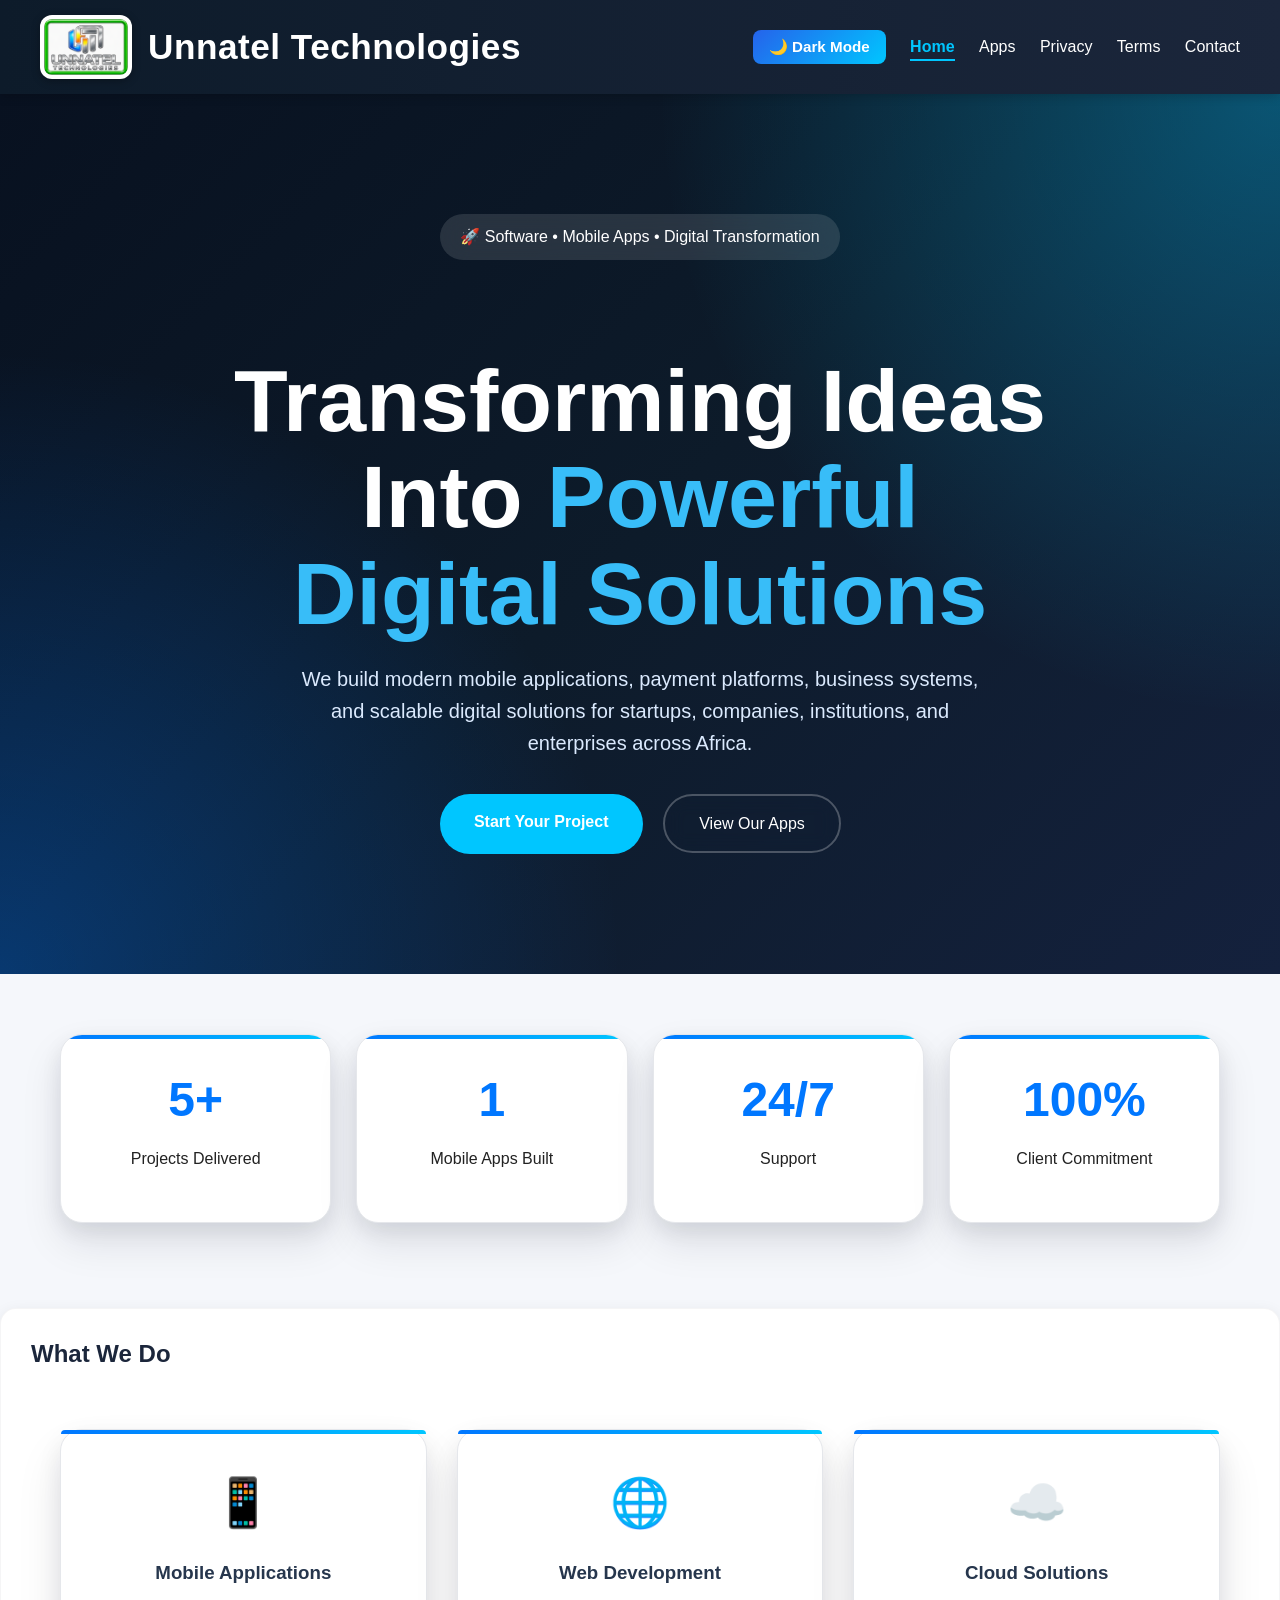
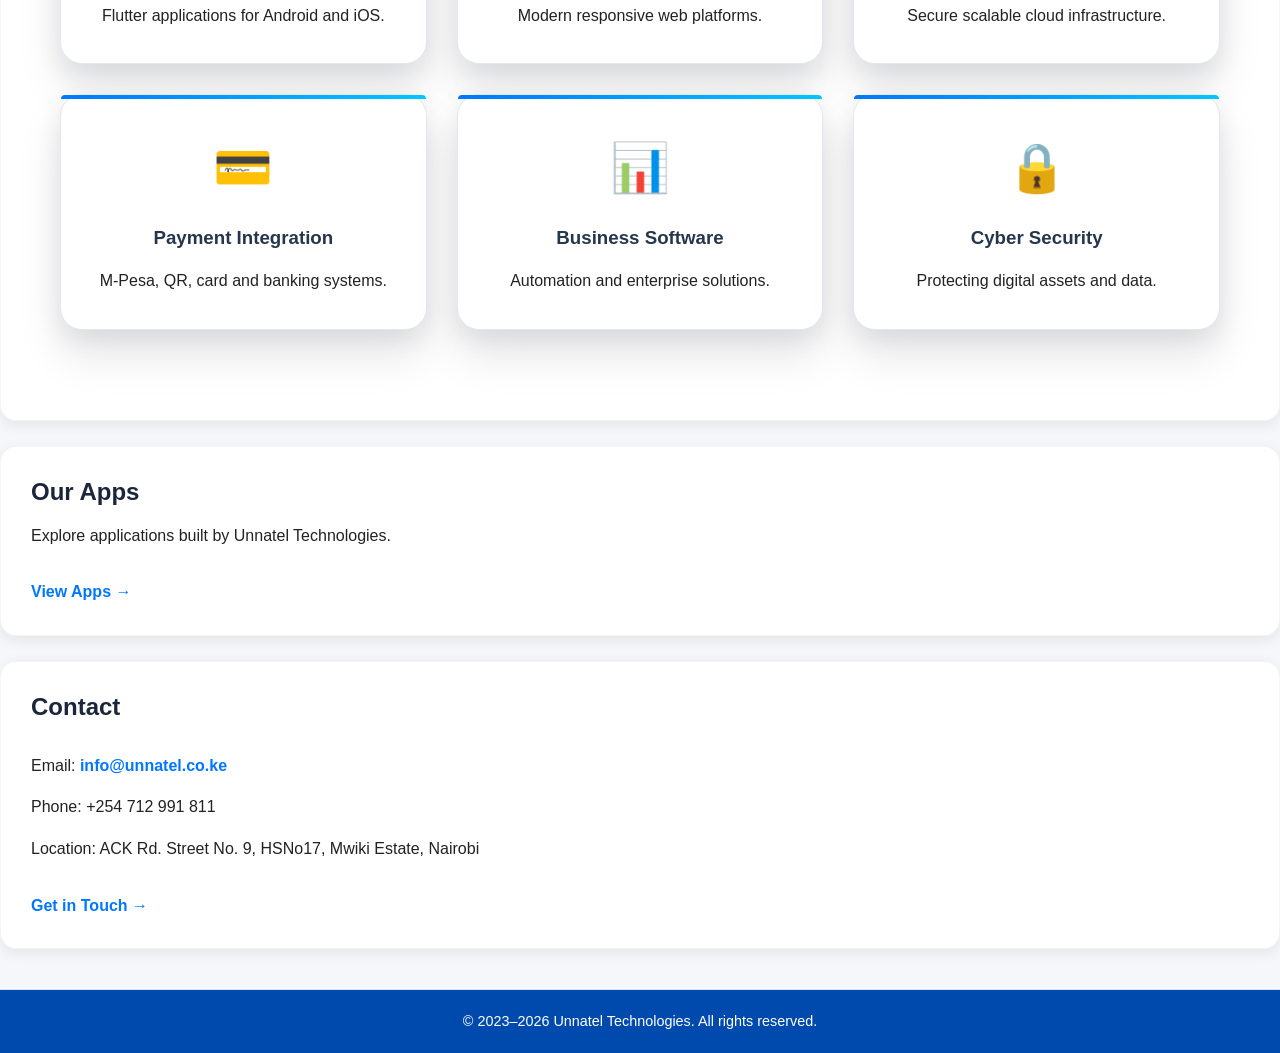
<file: index.html>
<!DOCTYPE html>
<html lang="en">
<head>
  <meta charset="UTF-8">
  <title>Unnatel Technologies</title>
  <meta name="viewport" content="width=device-width, initial-scale=1">
  <link rel="icon" type="image/png" href="assets/images/favicon.png">

  <!-- SEO -->
  <meta name="description" content="Unnatel Technologies is a software development company in Kenya building mobile and web applications.">
  <meta name="keywords" content="Unnatel Technologies, Android apps Kenya, software development, mobile apps">
  <meta name="author" content="Unnatel Technologies">

  <link rel="stylesheet" href="styles.css">

  <style>
    body {
      margin: 0;
      font-family: 'Segoe UI', Arial, sans-serif;
      background: #f5f7fb;
      color: #222;
      transition: background 0.3s ease, color 0.3s ease;
    }
    /* Header / Nav */
    header {
      background: linear-gradient(90deg, #0d1b2a, #1b263b);
      color: #fff;
      padding: 15px 40px;
      box-shadow: 0 2px 10px rgba(0,0,0,.2);
      position: sticky;
      top: 0;
      z-index: 40;
    }

    nav {
      display: flex;
      justify-content: space-between;
      align-items: center;
    }

    nav a {
      color: #fff;
      text-decoration: none;
      margin-left: 20px;
      font-weight: 500;
      transition: color .3s ease;
    }

    nav a:hover {
      color: #00c6ff;
    }

    /* --- UPDATED LOGO & BRAND TITLE STYLES --- */
    .logo-container {
      display: flex;
      align-items: center;
      gap: 16px;
    }

    .logo {
      width: 70px;            /* Increased from 48px */
      height: 70px;           /* Increased from 48px */
      object-fit: contain;
      border-radius: 12px;
      background: #ffffff;    /* Adds background contrast to make logo pop */
      padding: 4px;
      box-shadow: 0 2px 8px rgba(0,0,0,0.3);
    }

    .brand-name {
      font-size: 2.2rem;     /* Makes "Unnatel Technologies" significantly larger */
      font-weight: 800;
      color: #ffffff;
      letter-spacing: 0.5px;
    }

    .hero-banner {
      background: linear-gradient(135deg, #0077ff, #00c6ff);
      color: white;
      padding: 80px 20px;
      text-align: center;
    }

    .hero-banner h1 {
      font-size: 3em;
      margin-bottom: 20px;
      font-weight: 700;
    }

    .hero-banner p {
      font-size: 1.2em;
      max-width: 700px;
      margin: 0 auto;
      line-height: 1.6;
    }

    nav a.active {
      color: #00c6ff;
      font-weight: 700;
      border-bottom: 2px solid #00c6ff;
      padding-bottom: 4px;
    }

    .container {
      max-width: 1100px;
      margin: auto;
      padding: 40px 20px;
    }

    .card {
      background: white;
      padding: 30px;
      margin-top: 25px;
      border-radius: 16px;
      box-shadow: 0 4px 15px rgba(0,0,0,0.08);
      transition: transform 0.2s ease, box-shadow 0.2s ease;
    }
    .card h2{
  margin-top:0;
}
.card h2{
  margin-top:0;
}
    .card:hover {
      transform: translateY(-5px);
      box-shadow: 0 6px 20px rgba(0,0,0,0.12);
    }

    .card h2 {
      color: #1b263b;
      margin-bottom: 15px;
    }

    .card ul {
      margin: 15px 0;
      padding-left: 20px;
    }

    .card a {
      display: inline-block;
      margin-top: 15px;
      color: #0077ff;
      font-weight: bold;
      text-decoration: none;
      transition: color 0.3s ease;
    }

    .card a:hover {
      color: #00c6ff;
    }
 
    footer {
      background: #004aad;
      color: white;
      text-align: center;
      padding: 20px;
      margin-top: 40px;
    }
    .hero-banner {
  position: relative;
  overflow: hidden;
  min-height: 90vh;

  background:
    radial-gradient(circle at top right,#00c6ff55,transparent 40%),
    radial-gradient(circle at bottom left,#0077ff55,transparent 40%),
    linear-gradient(135deg,#081120,#0d1b2a,#14213d);

  display:flex;
  align-items:center;
  justify-content:center;
  text-align:center;
  color:white;
}

.hero-content{
  max-width:900px;
  z-index:2;
  padding:40px;
}

.hero-badge{
  display:inline-block;
  background:rgba(255,255,255,.12);
  backdrop-filter:blur(15px);
  padding:10px 20px;
  border-radius:50px;
  margin-bottom:20px;
}

.hero-banner h1{
  font-size:clamp(3rem,8vw,5.5rem);
  line-height:1.1;
  margin-bottom:20px;
  font-weight:900;
}

.hero-banner h1 span{
  color:#38bdf8;
}

.hero-banner p{
  font-size:1.25rem;
  color:#dbeafe;
  max-width:700px;
  margin:auto;
}

.hero-actions{
  margin-top:35px;
  display:flex;
  justify-content:center;
  gap:20px;
  flex-wrap:wrap;
}

.btn-primary{
  padding:15px 34px;
  background:#00c6ff;
  color:#fff;
  border-radius:60px;
  font-weight:700;
}

.btn-primary:hover{
  transform:translateY(-3px);
}

.btn-secondary{
  padding:15px 34px;
  border:2px solid rgba(255,255,255,.25);
  color:white;
  border-radius:60px;
  backdrop-filter:blur(10px);
}

.stats-section{
  display:grid;
  grid-template-columns:repeat(auto-fit,minmax(220px,1fr));
  gap:25px;
  padding:60px 20px;
  max-width:1200px;
  margin:auto;
}

.stat-card{
  background:#ffffff;
  border-radius:22px;
  text-align:center;
  padding:35px 30px;
  border:1px solid #e5e7eb;
  position: relative;
overflow: hidden;
  box-shadow:
    0 8px 20px rgba(15,23,42,.08),
    0 20px 40px rgba(15,23,42,.10);
  transition:all .35s ease;
}
.stat-card:hover{
  transform:translateY(-8px);
  box-shadow:
    0 15px 30px rgba(15,23,42,.12),
    0 30px 60px rgba(15,23,42,.15);
}
.stat-card h2{
  font-size:3rem;
  color:#0077ff;
  margin:0 0 8px;
}

.services-grid{
  display:grid;
  grid-template-columns:repeat(auto-fit,minmax(280px,1fr));
  gap:30px;
  max-width:1200px;
  margin:60px auto;
  padding:0 20px;
}

.service-box{
  background:#ffffff;
  padding:35px;
  border-radius:22px;
  text-align:center;
  border:1px solid #e5e7eb;
  box-shadow:
    0 10px 25px rgba(15,23,42,.08),
    0 25px 45px rgba(15,23,42,.10);
  transition:all .35s ease;
  position:relative;
}

.service-box:hover{
  transform:translateY(-12px);
  box-shadow:
    0 18px 38px rgba(15,23,42,.14),
    0 35px 65px rgba(15,23,42,.18);
  border-color:#bcd8ff;
}
.service-box::before,
.stat-card::before{
  content:"";
  position:absolute;
  top:0;
  left:0;
  right:0;
  height:4px;
  border-radius:22px 22px 0 0;
  background:linear-gradient(
    90deg,
    #0077ff,
    #00c6ff
  );
}
.icon{
  font-size:3rem;
  margin-bottom:15px;
}

    /* DARK MODE */
    body.dark {
      background: #0f172a;
      color: #e2e8f0;
    }

    body.dark .card {
      background: #1e293b;
      color: #e2e8f0;
    }

    body.dark header {
      background: linear-gradient(90deg, #020617, #1e293b);
    }

    body.dark footer {
      background: #1f1f1f;
    }

    body.dark .hero-banner {
      background: linear-gradient(135deg, #1e293b, #0f172a);
      color: #e2e8f0;
    }
    /* ====================================
   DARK MODE FIXES
   ==================================== */

body.dark .stat-card {
  background: #1e293b;
  color: #e2e8f0;
  box-shadow: 0 10px 30px rgba(0,0,0,.4);
}

body.dark .stat-card h2 {
  color: #38bdf8;
}

body.dark .stat-card p {
  color: #cbd5e1;
}

body.dark .service-box {
  background: #1e293b;
  color: #e2e8f0;
  box-shadow: 0 10px 30px rgba(0,0,0,.4);
  border: 1px solid rgba(255,255,255,.08);
}

body.dark .service-box h3 {
  color: #ffffff;
}

body.dark .service-box p {
  color: #cbd5e1;
}

body.dark .hero-badge {
  background: rgba(255,255,255,.08);
  color: #ffffff;
  border: 1px solid rgba(255,255,255,.15);
}

body.dark .btn-primary {
  background: linear-gradient(
    135deg,
    #0ea5e9,
    #38bdf8
  );
}

body.dark .btn-secondary {
  color: #ffffff;
  border: 2px solid rgba(255,255,255,.25);
  background: rgba(255,255,255,.04);
}

body.dark .btn-secondary:hover {
  background: rgba(255,255,255,.08);
}

body.dark .card h2 {
  color: #ffffff;
}

body.dark .card a {
  color: #38bdf8;
}

body.dark .card a:hover {
  color: #7dd3fc;
}

    .toggle-btn {
      cursor: pointer;
      padding: 8px 16px;
      border-radius: 8px;
      border: none;
      background: linear-gradient(135deg, #2563eb, #00c6ff);
      color: #fff;
      font-weight: bold;
      transition: background .3s ease, transform .2s ease;
    }

    .toggle-btn:hover {
      background: linear-gradient(135deg, #1d4ed8, #0099ff);
      transform: scale(1.05);
    }
/* SERVICES LIST */
.services-list {
  list-style: none;
  padding: 0;
  margin: 0;
}

.services-list li {
  display: flex;
  align-items: flex-start;
  margin-bottom: 14px;
  line-height: 1.7;
}

.services-list strong {
  min-width: 170px;
  font-weight: 700;
  color: #1b263b;
}

.services-list span {
  flex: 1;
  text-align: left;
}

.services-list span::before {
  content: "— ";
  color: #666;
}

body.dark .services-list strong {
  color: #ffffff;
}
    /* MOBILE RESPONSIVE FIX */
    @media (max-width: 768px) {
      header {
        padding: 15px 20px;
      }

      nav {
        flex-direction: column;
        align-items: flex-start;
        gap: 15px;
      }

      nav div {
        width: 100%;
        display: flex;
        flex-wrap: wrap;
        gap: 10px;
      }

      nav a {
        margin-left: 0;
        font-size: 14px;
      }

      .logo {
        width: 50px;
        height: 50px;
      }

      .brand-name {
        font-size: 1.5rem;
      }

      .toggle-btn {
        width: 100%;
        text-align: center;
      }

      .hero-banner {
        padding: 50px 15px;
      }

      .hero-banner h1 {
        font-size: 1.8em;
        line-height: 1.2;
      }

      .hero-banner p {
        font-size: 1em;
      }

      .container {
        padding: 20px 15px;
      }

      .card {
        padding: 20px;
      }
      .services-list {
  list-style: none;
  padding: 0;
  margin: 0;
}
      .services-list li {
  flex-direction: column;
  gap: 4px;
}

.services-list strong {
  min-width: auto;
}

.services-list span::before {
  content: "";
}




    }
    
/* =========================================
   UNNATEL TECHNOLOGIES — DARK MODE FIX
   Improves visibility without changing layout
========================================= */

body.dark {
  background: #0f172a;
  color: #e2e8f0;
}

/* Main content cards */
body.dark .card {
  background: #1e293b;
  color: #e2e8f0;
  border: 1px solid rgba(148, 163, 184, 0.18);
  box-shadow: 0 8px 24px rgba(0, 0, 0, 0.25);
}

body.dark .card h1,
body.dark .card h2,
body.dark .card h3,
body.dark .card h4 {
  color: #f8fafc;
}

body.dark .card p,
body.dark .card li,
body.dark .card span,
body.dark .card label {
  color: #cbd5e1;
}

/* Links inside cards */
body.dark .card a {
  color: #7dd3fc;
}

body.dark .card a:hover {
  color: #bae6fd;
}

/* Statistics cards */
body.dark .stat-card {
  background: #1e293b;
  color: #e2e8f0;
  border: 1px solid rgba(148, 163, 184, 0.18);
}

body.dark .stat-card h2 {
  color: #38bdf8;
}

body.dark .stat-card p {
  color: #e2e8f0;
}

/* Service cards */
body.dark .service-box {
  background: #1e293b;
  color: #e2e8f0;
  border: 1px solid rgba(148, 163, 184, 0.2);
  box-shadow: 0 8px 24px rgba(0, 0, 0, 0.25);
}

body.dark .service-box h3 {
  color: #f8fafc;
}

body.dark .service-box p {
  color: #cbd5e1;
}

/* Services list */
body.dark .services-list strong {
  color: #f8fafc;
}

body.dark .services-list span {
  color: #cbd5e1;
}

body.dark .services-list span::before {
  color: #94a3b8;
}

/* Hero section — retain the original glowing gradient */
body.dark .hero-banner {
  background:
    radial-gradient(circle at top right, #00c6ff33, transparent 40%),
    radial-gradient(circle at bottom left, #0077ff33, transparent 40%),
    linear-gradient(135deg, #081120, #0d1b2a, #14213d);
  color: #f8fafc;
}

body.dark .hero-banner h1,
body.dark .hero-banner h1 span {
  color: #f8fafc;
}

body.dark .hero-banner h1 span {
  color: #38bdf8;
}

body.dark .hero-banner p {
  color: #dbeafe;
}

body.dark .hero-badge {
  color: #f8fafc;
  background: rgba(255, 255, 255, 0.08);
  border: 1px solid rgba(255, 255, 255, 0.16);
}

/* Hero buttons */
body.dark .btn-primary {
  background: linear-gradient(135deg, #0284c7, #0ea5e9);
  color: #ffffff;
}

body.dark .btn-secondary {
  color: #ffffff;
  border-color: rgba(255, 255, 255, 0.4);
  background: rgba(255, 255, 255, 0.06);
}

body.dark .btn-primary:hover,
body.dark .btn-secondary:hover {
  color: #ffffff;
}

/* Navigation */
body.dark header {
  background: linear-gradient(90deg, #020617, #1e293b);
}

body.dark nav a {
  color: #e2e8f0;
}

body.dark nav a:hover,
body.dark nav a.active {
  color: #38bdf8;
}

/* Brand remains visible */
body.dark .brand-name {
  color: #ffffff;
}

/* Theme toggle */
body.dark .toggle-btn {
  color: #ffffff;
}

/* Footer */
body.dark footer {
  background: #020617;
  color: #e2e8f0;
}

/* Form controls, if present on this page */
body.dark input,
body.dark textarea,
body.dark select {
  background: #0f172a;
  color: #f8fafc;
  border: 1px solid #475569;
}

body.dark input::placeholder,
body.dark textarea::placeholder {
  color: #94a3b8;
}

/* General text visibility */
body.dark small,
body.dark figcaption {
  color: #cbd5e1;
}

body.dark hr {
  border-color: #475569;
}

  </style>
</head>

<body>

<header>
  <nav>
    <div class="logo-container">
      <img src="assets/images/logounnnatelone.png"
           alt="Unnatel Technologies Logo"
           class="logo">
      <strong class="brand-name">Unnatel Technologies</strong>
    </div>

    <div>
      <button class="toggle-btn" onclick="toggleDark()" id="themeToggle">
        Dark Mode
      </button>

      <a href="index.html">Home</a>
      <a href="apps.html">Apps</a>
      <a href="privacy-policy.html">Privacy</a>
      <a href="terms.html">Terms</a>
      <a href="contact.html">Contact</a>
    </div>
  </nav>
</header>

<!-- Hero Banner -->
<section class="hero-banner">

  <div class="hero-overlay"></div>

  <div class="hero-content">

    <span class="hero-badge">
      🚀 Software • Mobile Apps • Digital Transformation
    </span>

    <h1>
      Transforming Ideas Into
      <span>Powerful Digital Solutions</span>
    </h1>

    <p>
      We build modern mobile applications, payment platforms,
      business systems, and scalable digital solutions for startups,
      companies, institutions, and enterprises across Africa.
    </p>

    <div class="hero-actions">
      <a href="contact.html" class="btn-primary">
        Start Your Project
      </a>

      <a href="apps.html" class="btn-secondary">
        View Our Apps
      </a>
    </div>

  </div>

</section>
  <section class="stats-section">

  <div class="stat-card">
    <h2>5+</h2>
    <p>Projects Delivered</p>
  </div>

  <div class="stat-card">
    <h2>1</h2>
    <p>Mobile Apps Built</p>
  </div>

  <div class="stat-card">
    <h2>24/7</h2>
    <p>Support</p>
  </div>

  <div class="stat-card">
    <h2>100%</h2>
    <p>Client Commitment</p>
  </div>

</section>

<div class="card">
  <h2>What We Do</h2>

  <section class="services-grid">

  <div class="service-box">
    <div class="icon">📱</div>
    <h3>Mobile Applications</h3>
    <p>Flutter applications for Android and iOS.</p>
  </div>

  <div class="service-box">
    <div class="icon">🌐</div>
    <h3>Web Development</h3>
    <p>Modern responsive web platforms.</p>
  </div>

  <div class="service-box">
    <div class="icon">☁️</div>
    <h3>Cloud Solutions</h3>
    <p>Secure scalable cloud infrastructure.</p>
  </div>

  <div class="service-box">
    <div class="icon">💳</div>
    <h3>Payment Integration</h3>
    <p>M-Pesa, QR, card and banking systems.</p>
  </div>

  <div class="service-box">
    <div class="icon">📊</div>
    <h3>Business Software</h3>
    <p>Automation and enterprise solutions.</p>
  </div>

  <div class="service-box">
    <div class="icon">🔒</div>
    <h3>Cyber Security</h3>
    <p>Protecting digital assets and data.</p>
  </div>

</section>
</div>

  <div class="card">
    <h2>Our Apps</h2>
    <p>Explore applications built by Unnatel Technologies.</p>
    <a href="apps.html">View Apps →</a>
  </div>

  <div class="card">
    <h2>Contact</h2>
    <p>Email: <a href="mailto:info@unnatel.co.ke">info@unnatel.co.ke</a></p>
    <p>Phone: +254 712 991 811</p>
    <p>Location: ACK Rd. Street No. 9, HSNo17, Mwiki Estate, Nairobi</p>
    <a href="contact.html">Get in Touch →</a>
  </div>

</div>

<footer>
  © 2023–2026 Unnatel Technologies. All rights reserved.
</footer>

<!-- Dark Mode Script -->

<script>
function applyTheme(theme) {
  document.body.classList.toggle("dark", theme === "dark");

  const button = document.getElementById("themeToggle");

  if (button) {
    button.textContent =
      theme === "dark" ? "Light Mode" : "Dark Mode";
    button.setAttribute(
      "aria-label",
      theme === "dark" ? "Switch to light mode" : "Switch to dark mode"
    );
  }

  localStorage.setItem("theme", theme);
}
<!-- Dark Mode Script -->
<script>
function toggleDark() {
  document.body.classList.toggle("dark");

  if (document.body.classList.contains("dark")) {
    localStorage.setItem("theme", "dark");
    document.getElementById("themeToggle").textContent = "Light Mode";
  } else {
    localStorage.setItem("theme", "light");
    document.getElementById("themeToggle").textContent = "Dark Mode";
  }
}

window.onload = function () {
  if (localStorage.getItem("theme") === "dark") {
    document.body.classList.add("dark");
    document.getElementById("themeToggle").textContent = "Light Mode";
  }
};
</script>

<script>
const currentPage = window.location.pathname.split("/").pop();

const navLinks = document.querySelectorAll("nav a");

navLinks.forEach(link => {
  const linkPage = link.getAttribute("href");

  if (linkPage === currentPage) {
    link.classList.add("active");
  }
});
</script>

<script>
document.addEventListener("DOMContentLoaded", function () {
  const toggle = document.querySelector(".toggle-btn");

  if (!toggle) return;

  // Restore the user's saved preference
  const savedTheme = localStorage.getItem("unnatel-theme");

  if (savedTheme === "dark") {
    document.body.classList.add("dark");
  }

  // Keep the button label in sync with the current theme
  function updateToggleLabel() {
    toggle.textContent = document.body.classList.contains("dark")
      ? "☀️ Light Mode"
      : "🌙 Dark Mode";
  }

  updateToggleLabel();

  // Toggle between light and dark mode
  toggle.addEventListener("click", function () {
    const isDark = document.body.classList.toggle("dark");

    localStorage.setItem(
      "unnatel-theme",
      isDark ? "dark" : "light"
    );

    updateToggleLabel();
  });
});
</script>

</body>
</html>
</file>
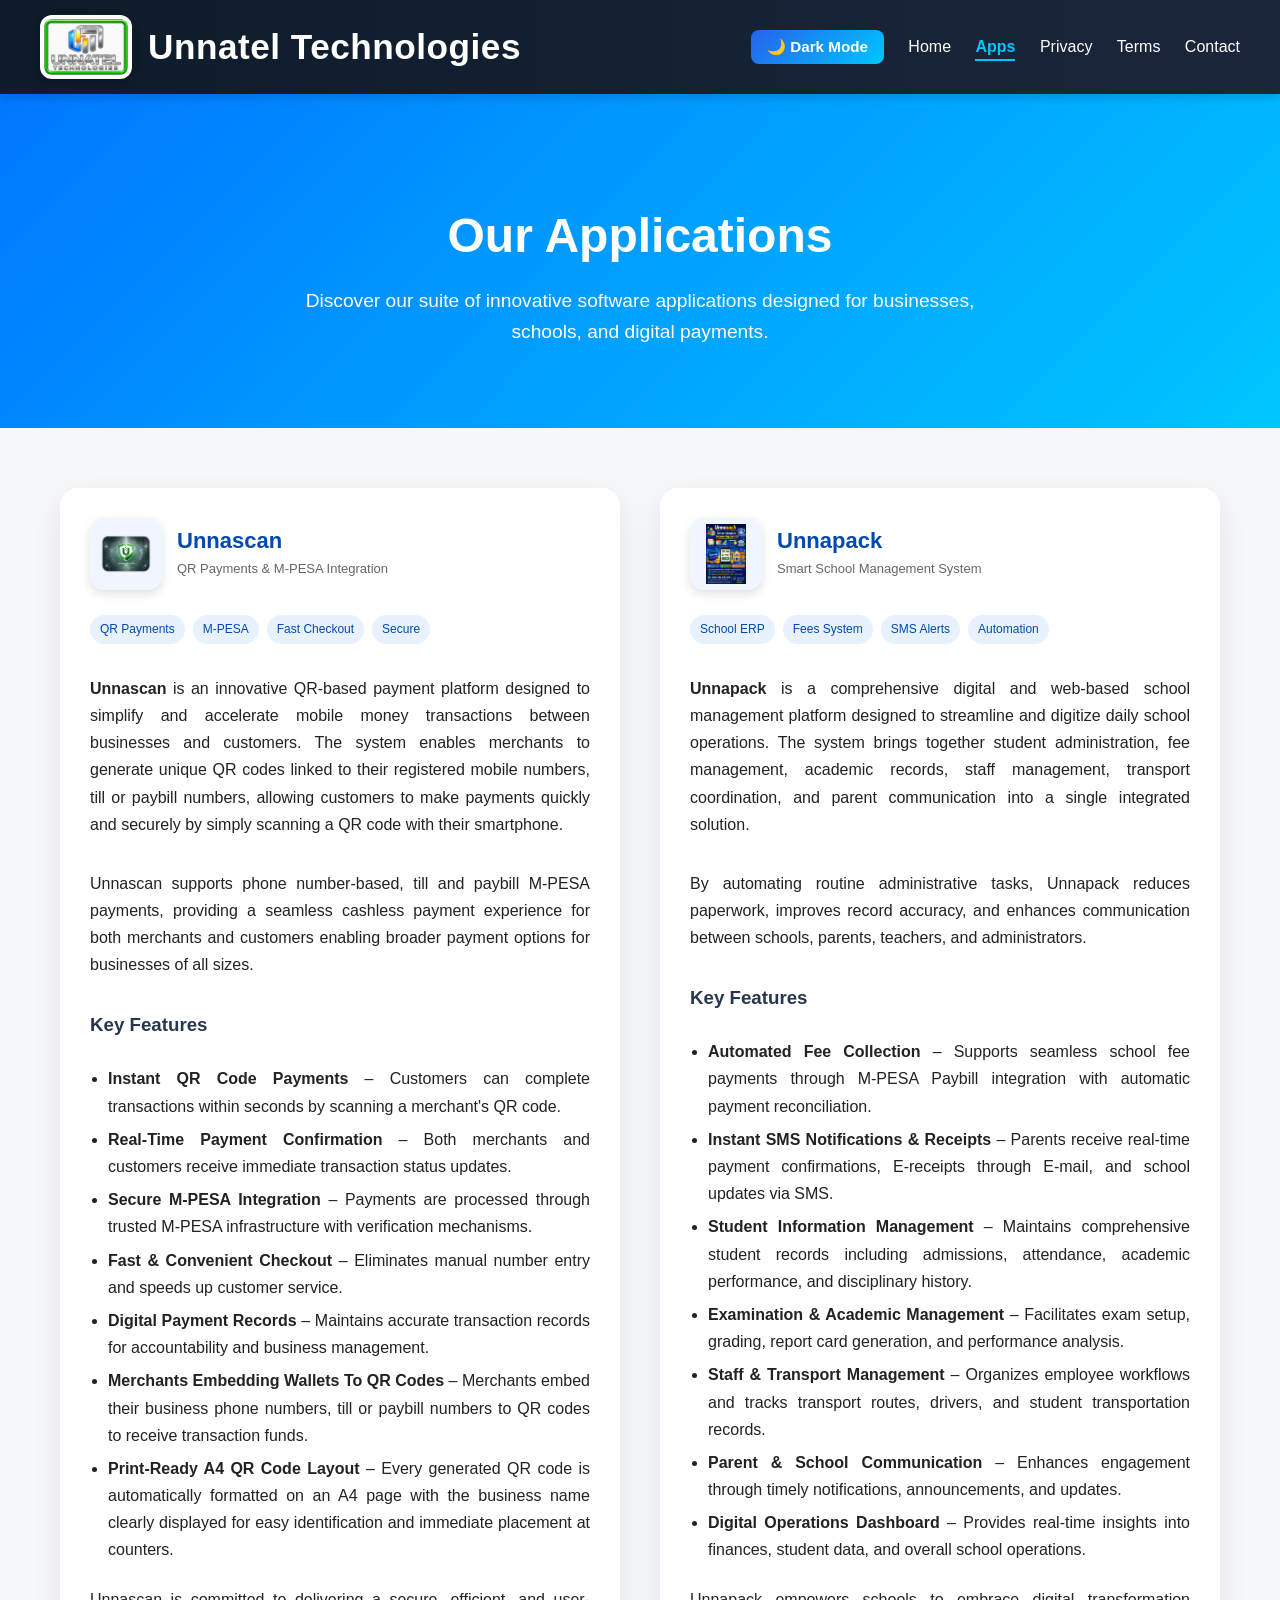
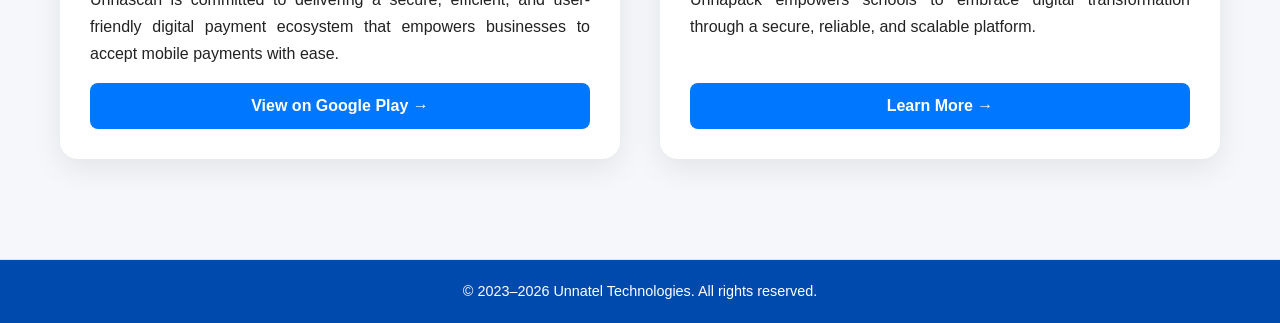
<file: apps.html>
<!DOCTYPE html>
<html lang="en">
<head>
  <meta charset="UTF-8">
  <title>Apps - Unnatel Technologies</title>
  <meta name="viewport" content="width=device-width, initial-scale=1">
    <link rel="icon" type="image/png" href="assets/images/favicon.png">

  <!-- SEO -->
  <meta name="description" content="Explore applications built by Unnatel Technologies including Unnascan and Unnapack.">
  <meta name="keywords" content="Unnatel Technologies, Unnascan, Unnapack, mobile apps, software solutions">
  <meta name="author" content="Unnatel Technologies">

  <link rel="stylesheet" href="styles.css">

  <style>
    body {
      margin: 0;
      font-family: 'Segoe UI', Arial, sans-serif;
      background: #f5f7fb;
      color: #222;
      transition: background 0.3s ease, color 0.3s ease;
    }

    /* HEADER / NAVIGATION - SAME AS INDEX.HTML */
    header {
      background: linear-gradient(90deg, #0d1b2a, #1b263b);
      color: #fff;
      padding: 15px 40px;
      box-shadow: 0 2px 10px rgba(0,0,0,.2);
      position: sticky;
      top: 0;
      z-index: 40;
    }

    nav {
      display: flex;
      justify-content: space-between;
      align-items: center;
    }

    nav a {
      color: #fff;
      text-decoration: none;
      margin-left: 20px;
      font-weight: 500;
      transition: color .3s ease;
    }

    nav a:hover {
      color: #00c6ff;
    }

    /* SAME LOGO & BRAND TITLE AS INDEX.HTML */
    .logo-container {
      display: flex;
      align-items: center;
      gap: 16px;
    }

    .logo {
      width: 70px;
      height: 70px;
      object-fit: contain;
      border-radius: 12px;
      background: #ffffff;
      padding: 4px;
      box-shadow: 0 2px 8px rgba(0,0,0,0.3);
    }

    .brand-name {
      font-size: 2.2rem;
      font-weight: 800;
      color: #ffffff;
      letter-spacing: 0.5px;
    }

    .hero-banner {
      background: linear-gradient(135deg, #0077ff, #00c6ff);
      color: white;
      padding: 80px 20px;
      text-align: center;
    }

    .hero-banner h1 {
      font-size: 3em;
      margin-bottom: 20px;
      font-weight: 700;
    }

    .hero-banner p {
      font-size: 1.2em;
      max-width: 700px;
      margin: 0 auto;
      line-height: 1.6;
    }

    nav a.active {
      color: #00c6ff;
      font-weight: 700;
      border-bottom: 2px solid #00c6ff;
      padding-bottom: 4px;
    }

    /* GRID & SHOWCASE */
  .apps-showcase {
  display: flex;
  flex-wrap: wrap;
  justify-content: center;
  gap: 40px;
  padding: 60px 20px;
  max-width: 1300px;
  margin: 0 auto;
}

.app-highlight {
  width: 100%;
  max-width: 560px;
  background: white;
  border-radius: 18px;
  box-shadow: 0 10px 30px rgba(0,0,0,0.08);
  padding: 30px;
  display: flex;
  flex-direction: column;
  transition: 0.3s ease;
}

    .app-highlight:hover {
      transform: translateY(-6px);
      box-shadow: 0 15px 40px rgba(0,0,0,0.12);
    }

    .app-header {
      display: flex;
      align-items: center;
      gap: 15px;
      margin-bottom: 15px;
    }

    .app-header img {
      width: 72px;
      height: 72px;
      border-radius: 14px;
      object-fit: contain;
      background: #f1f5ff;
      padding: 6px;
      box-shadow: 0 4px 10px rgba(0,0,0,0.12);
    }

    .app-title h2 {
      margin: 0;
      color: #004aad;
      font-size: 22px;
    }

    .app-title span {
      font-size: 13px;
      color: #666;
    }

    .app-details {
      display: flex;
      flex-direction: column;
      flex: 1;
      text-align: justify;
    }

    .app-details p,
    .app-details li {
      text-align: justify;
      text-justify: inter-word;
      line-height: 1.7;
    }

    .tags {
      display: flex;
      flex-wrap: wrap;
      gap: 8px;
      margin: 10px 0 15px;
    }

    .tag {
      background: #e8f2ff;
      color: #004aad;
      padding: 5px 10px;
      border-radius: 20px;
      font-size: 12px;
      font-weight: 500;
    }

    .app-highlight ul {
      text-align: left;
      margin: 10px 0 0;
      padding-left: 18px;
    }

    .app-highlight ul li {
      margin-bottom: 6px;
    }

    .app-highlight > a {
      margin-top: auto;
      display: inline-block;
      padding: 10px 14px;
      background: #0077ff;
      color: white;
      text-decoration: none;
      border-radius: 8px;
      font-weight: 600;
      text-align: center;
      transition: background 0.3s ease;
    }

    .app-highlight a:hover {
      background: #005ed1;
    }

    footer {
      background: #004aad;
      color: white;
      text-align: center;
      padding: 20px;
      margin-top: 40px;
    }

    /* DARK MODE */
    body.dark {
      background: #0f172a;
      color: #e2e8f0;
    }

    body.dark header {
      background: linear-gradient(90deg, #020617, #1e293b);
    }

    body.dark footer {
      background: #1f1f1f;
    }

    body.dark .hero-banner {
      background: linear-gradient(135deg, #1e293b, #0f172a);
      color: #e2e8f0;
    }

    body.dark .app-highlight {
      background: #1e293b;
      color: #e2e8f0;
    }

    body.dark .app-details,
    body.dark .app-details p,
    body.dark .app-details ul,
    body.dark .app-details li {
      color: #e2e8f0;
    }

    body.dark .app-details h2,
    body.dark .app-details h3,
    body.dark .app-title h2 {
      color: #00c6ff;
    }

    body.dark .app-title span {
      color: #94a3b8;
    }

    body.dark .tag {
      background: #334155;
      color: #00c6ff;
    }

    body.dark .app-header img {
      background: #334155;
    }

    .toggle-btn {
      cursor: pointer;
      padding: 8px 16px;
      border-radius: 8px;
      border: none;
      background: linear-gradient(135deg, #2563eb, #00c6ff);
      color: #fff;
      font-weight: bold;
      transition: background .3s ease, transform .2s ease;
    }

    .toggle-btn:hover {
      background: linear-gradient(135deg, #1d4ed8, #0099ff);
      transform: scale(1.05);
    }

    /* MOBILE RESPONSIVE FIX - SAME HEADER SIZING AS INDEX.HTML */
    @media (max-width: 768px) {
      header {
        padding: 15px 20px;
      }

      nav {
        flex-direction: column;
        align-items: flex-start;
        gap: 15px;
      }

      nav div {
        width: 100%;
        display: flex;
        flex-wrap: wrap;
        gap: 10px;
      }

      nav a {
        margin-left: 0;
        font-size: 14px;
      }

      .logo {
        width: 50px;
        height: 50px;
      }

      .brand-name {
        font-size: 1.5rem;
      }

      .toggle-btn {
        width: 100%;
        text-align: center;
      }

      .hero-banner {
        padding: 50px 15px;
      }

      .hero-banner h1 {
        font-size: 1.8em;
        line-height: 1.2;
      }

      .hero-banner p {
        font-size: 1em;
      }

      .apps-showcase {
        flex-direction: column;
        align-items: center;
        padding: 30px 15px;
      }

      .app-highlight {
        width: 100%;
        max-width: 100%;
        padding: 20px;
      }

      .app-details p,
      .app-details li {
        text-align: left;
      }

      .app-header {
        flex-direction: column;
        align-items: flex-start;
      }

      .app-header img {
        width: 60px;
        height: 60px;
      }

      .app-title h2 {
        font-size: 20px;
      }
    }
  </style>
</head>

<body>

<header>
  <nav>
    <div class="logo-container">
      <img src="assets/images/logounnnatelone.png" alt="Unnatel Technologies Logo" class="logo">
      <strong class="brand-name">Unnatel Technologies</strong>
    </div>

    <div>
   <button class="toggle-btn" id="themeToggle">
  🌙 Dark Mode
</button>

      <a href="index.html">Home</a>
      <a href="apps.html" class="active">Apps</a>
      <a href="privacy-policy.html">Privacy</a>
      <a href="terms.html">Terms</a>
      <a href="contact.html">Contact</a>
    </div>
  </nav>
</header>

<!-- Hero Banner -->
<div class="hero-banner">
  <h1>Our Applications</h1>
  <p>Discover our suite of innovative software applications designed for businesses, schools, and digital payments.</p>
</div>

<!-- APPS SHOWCASE -->
<div class="apps-showcase">

  <!-- UNNASCAN -->
  <div class="app-highlight">
    <div class="app-header">
      <img src="assets/images/unnascan.png" alt="Unnascan Logo">
      <div class="app-title">
        <h2>Unnascan</h2>
        <span>QR Payments & M-PESA Integration</span>
      </div>
    </div>

    <div class="tags">
      <div class="tag">QR Payments</div>
      <div class="tag">M-PESA</div>
      <div class="tag">Fast Checkout</div>
      <div class="tag">Secure</div>
    </div>

    <section class="app-details">
      <p>
        <strong>Unnascan</strong> is an innovative QR-based payment platform designed to simplify and accelerate mobile money transactions between businesses and customers. The system enables merchants to generate unique QR codes linked to their registered mobile numbers, till or paybill numbers, allowing customers to make payments quickly and securely by simply scanning a QR code with their smartphone.
      </p>

      <p>
        Unnascan supports phone number-based, till and paybill M-PESA payments, providing a seamless cashless payment experience for both merchants and customers enabling broader payment options for businesses of all sizes.
      </p>

      <h3>Key Features</h3>
      <ul>
        <li><strong>Instant QR Code Payments</strong> – Customers can complete transactions within seconds by scanning a merchant's QR code.</li>
        <li><strong>Real-Time Payment Confirmation</strong> – Both merchants and customers receive immediate transaction status updates.</li>
        <li><strong>Secure M-PESA Integration</strong> – Payments are processed through trusted M-PESA infrastructure with verification mechanisms.</li>
        <li><strong>Fast & Convenient Checkout</strong> – Eliminates manual number entry and speeds up customer service.</li>
        <li><strong>Digital Payment Records</strong> – Maintains accurate transaction records for accountability and business management.</li>
        <li><strong>Merchants Embedding Wallets To QR Codes</strong> – Merchants embed their business phone numbers, till or paybill numbers to QR codes to receive transaction funds.</li>
        <li><strong>Print-Ready A4 QR Code Layout</strong> – Every generated QR code is automatically formatted on an A4 page with the business name clearly displayed for easy identification and immediate placement at counters.</li>
      </ul>

      <p>
        Unnascan is committed to delivering a secure, efficient, and user-friendly digital payment ecosystem that empowers businesses to accept mobile payments with ease.
      </p>
    </section>

    <a href="#">View on Google Play →</a>
  </div>

  <!-- UNNAPACK -->
  <div class="app-highlight">
    <div class="app-header">
      <img src="assets/images/Unnapack.png" alt="Unnapack Logo">
      <div class="app-title">
        <h2>Unnapack</h2>
        <span>Smart School Management System</span>
      </div>
    </div>

    <div class="tags">
      <div class="tag">School ERP</div>
      <div class="tag">Fees System</div>
      <div class="tag">SMS Alerts</div>
      <div class="tag">Automation</div>
    </div>

    <section class="app-details">
      <p>
        <strong>Unnapack</strong> is a comprehensive digital and web-based school management platform designed to streamline and digitize daily school operations. The system brings together student administration, fee management, academic records, staff management, transport coordination, and parent communication into a single integrated solution.
      </p>

      <p>
        By automating routine administrative tasks, Unnapack reduces paperwork, improves record accuracy, and enhances communication between schools, parents, teachers, and administrators.
      </p>

      <h3>Key Features</h3>
      <ul>
        <li><strong>Automated Fee Collection</strong> – Supports seamless school fee payments through M-PESA Paybill integration with automatic payment reconciliation.</li>
        <li><strong>Instant SMS Notifications & Receipts</strong> – Parents receive real-time payment confirmations, E-receipts through E-mail, and school updates via SMS.</li>
        <li><strong>Student Information Management</strong> – Maintains comprehensive student records including admissions, attendance, academic performance, and disciplinary history.</li>
        <li><strong>Examination & Academic Management</strong> – Facilitates exam setup, grading, report card generation, and performance analysis.</li>
        <li><strong>Staff & Transport Management</strong> – Organizes employee workflows and tracks transport routes, drivers, and student transportation records.</li>
        <li><strong>Parent & School Communication</strong> – Enhances engagement through timely notifications, announcements, and updates.</li>
        <li><strong>Digital Operations Dashboard</strong> – Provides real-time insights into finances, student data, and overall school operations.</li>
      </ul>

      <p>
        Unnapack empowers schools to embrace digital transformation through a secure, reliable, and scalable platform.
      </p>
    </section>

    <a href="https://www.facebook.com/unnateltech" target="_blank" rel="noopener noreferrer">
      Learn More →
    </a>
  </div>

</div>

<footer>
  © 2023–2026 Unnatel Technologies. All rights reserved.
</footer>

<!-- Dark Mode Script -->


<script>
const currentPage = window.location.pathname.split("/").pop();

const navLinks = document.querySelectorAll("nav a");

navLinks.forEach(link => {
  const linkPage = link.getAttribute("href");

  if (linkPage === currentPage) {
    link.classList.add("active");
  }
});
</script>
  <script>
function applyTheme(theme) {
  document.body.classList.toggle("dark", theme === "dark");

  const button = document.getElementById("themeToggle");

  if (button) {
    button.textContent =
      theme === "dark"
        ? "☀️ Light Mode"
        : "🌙 Dark Mode";
  }

  localStorage.setItem("theme", theme);
}

document.addEventListener("DOMContentLoaded", () => {
  const savedTheme = localStorage.getItem("theme") || "light";

  applyTheme(savedTheme);

  const button = document.getElementById("themeToggle");

  if (button) {
    button.addEventListener("click", () => {
      const newTheme =
        document.body.classList.contains("dark")
          ? "light"
          : "dark";

      applyTheme(newTheme);
    });
  }
});
</script>



</body>
</html>
</file>
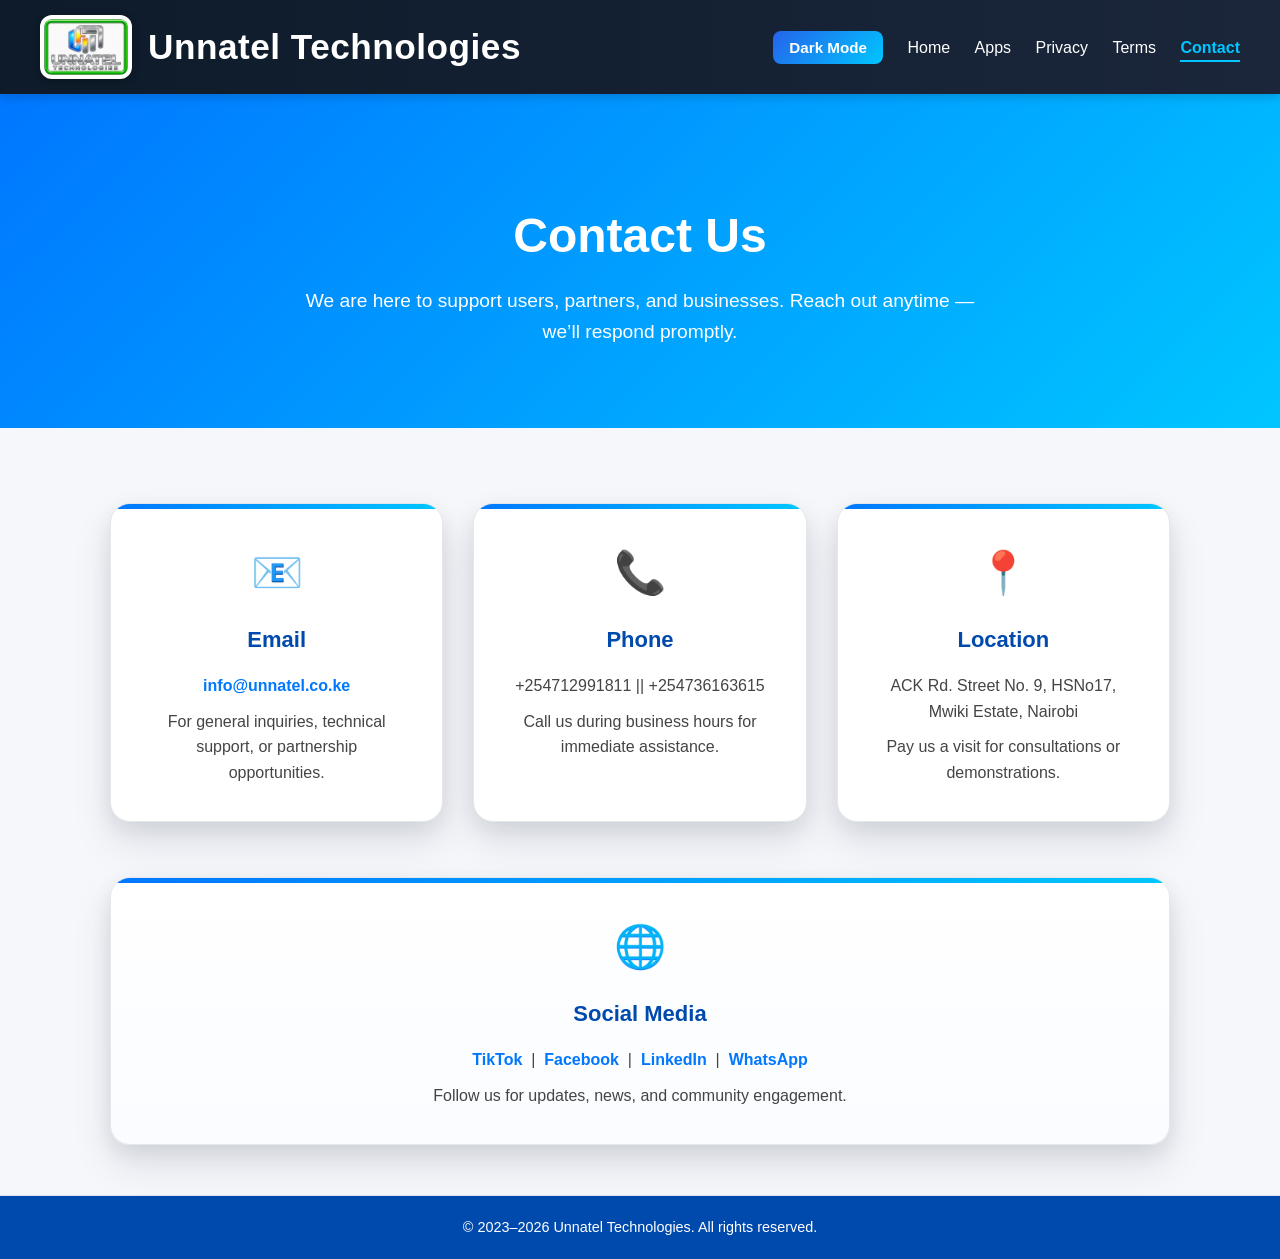
<file: contact.html>
<!DOCTYPE html>
<html lang="en">
<head>
  <meta charset="UTF-8">
  <title>Contact - Unnatel Technologies</title>
  <meta name="viewport" content="width=device-width, initial-scale=1">
    <link rel="icon" type="image/png" href="assets/images/favicon.png">

  <!-- SEO -->
  <meta name="description" content="Get in touch with Unnatel Technologies for inquiries, technical support, or partnership opportunities.">
  <meta name="keywords" content="Unnatel Technologies, Contact, Customer Support, Partnerships, Nairobi Kenya">
  <meta name="author" content="Unnatel Technologies">

  <link rel="stylesheet" href="styles.css">

  <style>
    body {
      margin: 0;
      font-family: 'Segoe UI', Arial, sans-serif;
      background: #f5f7fb;
      color: #222;
      transition: background 0.3s ease, color 0.3s ease;
    }

    /* HEADER / NAVIGATION - SAME AS INDEX.HTML */
    header {
      background: linear-gradient(90deg, #0d1b2a, #1b263b);
      color: #fff;
      padding: 15px 40px;
      box-shadow: 0 2px 10px rgba(0,0,0,.2);
      position: sticky;
      top: 0;
      z-index: 40;
    }

    nav {
      display: flex;
      justify-content: space-between;
      align-items: center;
    }

   nav a {
  color: #fff;
  text-decoration: none;
  margin-left: 20px;
  font-weight: 500;
  transition: color .3s ease;
}

nav a:hover {
  color: #00c6ff;
}

    nav a.active {
      color: #00c6ff;
      font-weight: 700;
      border-bottom: 2px solid #00c6ff;
      padding-bottom: 4px;
    }

    /* SAME LOGO & BRAND TITLE AS INDEX.HTML */
    .logo-container {
      display: flex;
      align-items: center;
      gap: 16px;
    }

    .logo {
      width: 70px;
      height: 70px;
      object-fit: contain;
      border-radius: 12px;
      background: #ffffff;
      padding: 4px;
      box-shadow: 0 2px 8px rgba(0,0,0,0.3);
    }

    .brand-name {
      font-size: 2.2rem;
      font-weight: 800;
      color: #ffffff;
      letter-spacing: 0.5px;
    }

    /* HERO BANNER */
    .hero-banner {
      background: linear-gradient(135deg, #0077ff, #00c6ff);
      color: white;
      padding: 80px 20px;
      text-align: center;
    }

    .hero-banner h1 {
      font-size: 3em;
      margin-bottom: 20px;
      font-weight: 700;
    }

    .hero-banner p {
      font-size: 1.2em;
      max-width: 700px;
      margin: 0 auto;
      line-height: 1.6;
    }

    /* CONTACT SECTION & CARDS */
    .contact-section {
      display: flex;
      flex-wrap: wrap;
      justify-content: center;
      gap: 30px;
      margin: 50px auto;
      max-width: 1100px;
      padding: 0 20px;
    }

.card {
  flex: 1 1 300px;
  background: #ffffff;
  border-radius: 20px;
  border: 1px solid #e5e7eb;
  padding: 35px;
  text-align: center;

  display: flex;
  flex-direction: column;
  align-items: center;

  box-shadow:
    0 8px 20px rgba(15, 23, 42, 0.08),
    0 20px 40px rgba(15, 23, 42, 0.10);

  transition: all 0.35s ease;

  position: relative;
  overflow: hidden;
}

.social-card {
  flex: 0 0 100%;
  width: 100%;
  max-width: 100%;

  background: linear-gradient(
    180deg,
    #ffffff,
    #fafcff
  );
}
 .card:hover {
  transform: translateY(-10px);

  box-shadow:
    0 18px 35px rgba(15, 23, 42, 0.12),
    0 35px 70px rgba(15, 23, 42, 0.16);

  border-color: #bfdbfe;
}
    .card::before {
  content: "";
  position: absolute;
  top: 0;
  left: 0;
  right: 0;
  height: 5px;

  background: linear-gradient(
    90deg,
    #0077ff,
    #00c6ff
  );
}

    .card h2 {
      color: #004aad;
      margin: 10px 0 15px;
      font-size: 22px;
    }

    .card p {
      line-height: 1.6;
      color: #444;
      margin: 5px 0;
    }

    .card a {
      color: #0077ff;
      text-decoration: none;
      font-weight: 600;
      transition: color 0.2s ease;
    }

    .card a:hover {
      color: #004aad;
      text-decoration: underline;
    }

    .contact-icon {
      font-size: 42px;
      color: #0077ff;
      margin-bottom: 10px;
    }

    .toggle-btn {
      cursor: pointer;
      padding: 8px 16px;
      border-radius: 8px;
      border: none;
      background: linear-gradient(135deg, #2563eb, #00c6ff);
      color: #fff;
      font-weight: bold;
      transition: background .3s ease, transform .2s ease;
    }

    .toggle-btn:hover {
      background: linear-gradient(135deg, #1d4ed8, #0099ff);
      transform: scale(1.05);
    }

    footer {
      background: #004aad;
      color: white;
      text-align: center;
      padding: 20px;
      margin-top: 40px;
    }

    /* DARK MODE */
    body.dark {
      background: #0f172a;
      color: #e2e8f0;
    }

    body.dark header {
      background: linear-gradient(90deg, #020617, #1e293b);
    }

    body.dark footer {
      background: #1f1f1f;
    }

    body.dark .hero-banner {
      background: linear-gradient(135deg, #1e293b, #0f172a);
      color: #e2e8f0;
    }

 body.dark .card {
  background: #1e293b;
  color: #e2e8f0;

  border: 1px solid rgba(148,163,184,.18);

  box-shadow:
    0 12px 25px rgba(0,0,0,.28),
    0 25px 50px rgba(0,0,0,.35);
}

    body.dark .card h2 {
      color: #00c6ff;
    }

    body.dark .card p {
      color: #cbd5e1;
    }

    body.dark .card a {
      color: #00c6ff;
    }

    /* MOBILE RESPONSIVE FIX - SAME AS INDEX.HTML */
    @media (max-width: 768px) {
      header {
        padding: 15px 20px;
      }

      nav {
        flex-direction: column;
        align-items: flex-start;
        gap: 15px;
      }

      nav div {
        width: 100%;
        display: flex;
        flex-wrap: wrap;
        gap: 10px;
      }

      nav a {
        margin-left: 0;
        font-size: 14px;
      }

      .logo {
        width: 50px;
        height: 50px;
      }

      .brand-name {
        font-size: 1.5rem;
      }

      .toggle-btn {
        width: 100%;
        text-align: center;
      }

      .hero-banner {
        padding: 50px 15px;
      }

      .hero-banner h1 {
        font-size: 1.8em;
        line-height: 1.2;
      }

      .hero-banner p {
        font-size: 1em;
      }

      .contact-section {
        flex-direction: column;
        align-items: center;
        padding: 0 15px;
        margin: 30px auto;
      }

      .card {
        width: 100%;
        box-sizing: border-box;
      }
    }
  </style>
</head>

<body>

<header>
  <nav>
    <div class="logo-container">
      <img src="assets/images/logounnnatelone.png" alt="Unnatel Technologies Logo" class="logo">
      <strong class="brand-name">Unnatel Technologies</strong>
    </div>

    <div>
      <button class="toggle-btn" onclick="toggleDark()" id="themeToggle">
        Dark Mode
      </button>

      <a href="index.html">Home</a>
      <a href="apps.html">Apps</a>
      <a href="privacy-policy.html">Privacy</a>
      <a href="terms.html">Terms</a>
      <a href="contact.html" class="active">Contact</a>
    </div>
  </nav>
</header>

<!-- Hero Banner -->
<div class="hero-banner">
  <h1>Contact Us</h1>
  <p>We are here to support users, partners, and businesses. Reach out anytime — we’ll respond promptly.</p>
</div>

<!-- Contact Cards -->
<div class="contact-section">

  <!-- Email -->
  <div class="card">
    <div class="contact-icon">📧</div>
    <h2>Email</h2>

  <p>
  <a href="mailto:info@unnatel.co.ke">
    info@unnatel.co.ke
  </a>
</p>

    <p>
      For general inquiries, technical support, or partnership opportunities.
    </p>
  </div>

  <!-- Phone -->
  <div class="card">
    <div class="contact-icon">📞</div>
    <h2>Phone</h2>

    <p>
      +254712991811 || +254736163615
    </p>

    <p>
      Call us during business hours for immediate assistance.
    </p>
  </div>

  <!-- Location -->
  <div class="card">
    <div class="contact-icon">📍</div>
    <h2>Location</h2>

    <p>
      ACK Rd. Street No. 9, HSNo17, Mwiki Estate, Nairobi
    </p>

    <p>
      Pay us a visit for consultations or demonstrations.
    </p>
  </div>

  <!-- Social Media -->
  <div class="card social-card">
    <div class="contact-icon">🌐</div>

    <h2>Social Media</h2>

    <p>
      <a href="https://www.tiktok.com/@unnateltech" target="_blank" rel="noopener noreferrer">
        TikTok
      </a>
      &nbsp;|&nbsp;
      <a href="https://www.facebook.com/unnateltech/" target="_blank" rel="noopener noreferrer">
        Facebook
      </a>
      &nbsp;|&nbsp;
      <a href="https://www.linkedin.com/in/unnateltech" target="_blank" rel="noopener noreferrer">
        LinkedIn
      </a>
      &nbsp;|&nbsp;
      <a href="https://wa.me/254782223727?text=Hello%20Unnatel%20Technologies" target="_blank" rel="noopener noreferrer">
        WhatsApp
      </a>
    </p>

    <p>
      Follow us for updates, news, and community engagement.
    </p>
  </div>

</div>

<footer>
  © 2023–2026 Unnatel Technologies. All rights reserved.
</footer>


<!-- Dark Mode Script -->
<script>
function toggleDark() {
  document.body.classList.toggle("dark");

  if (document.body.classList.contains("dark")) {
    localStorage.setItem("theme", "dark");
    document.getElementById("themeToggle").textContent = "Light Mode";
  } else {
    localStorage.setItem("theme", "light");
    document.getElementById("themeToggle").textContent = "Dark Mode";
  }
}

window.onload = function () {
  if (localStorage.getItem("theme") === "dark") {
    document.body.classList.add("dark");
    document.getElementById("themeToggle").textContent = "Light Mode";
  }
};
</script>

<script>
const currentPage = window.location.pathname.split("/").pop() || "contact.html";

const navLinks = document.querySelectorAll("nav a");

navLinks.forEach(link => {
  const linkPage = link.getAttribute("href");

  if (linkPage === currentPage) {
    link.classList.add("active");
  }
});
</script>

</body>
</html>
</file>
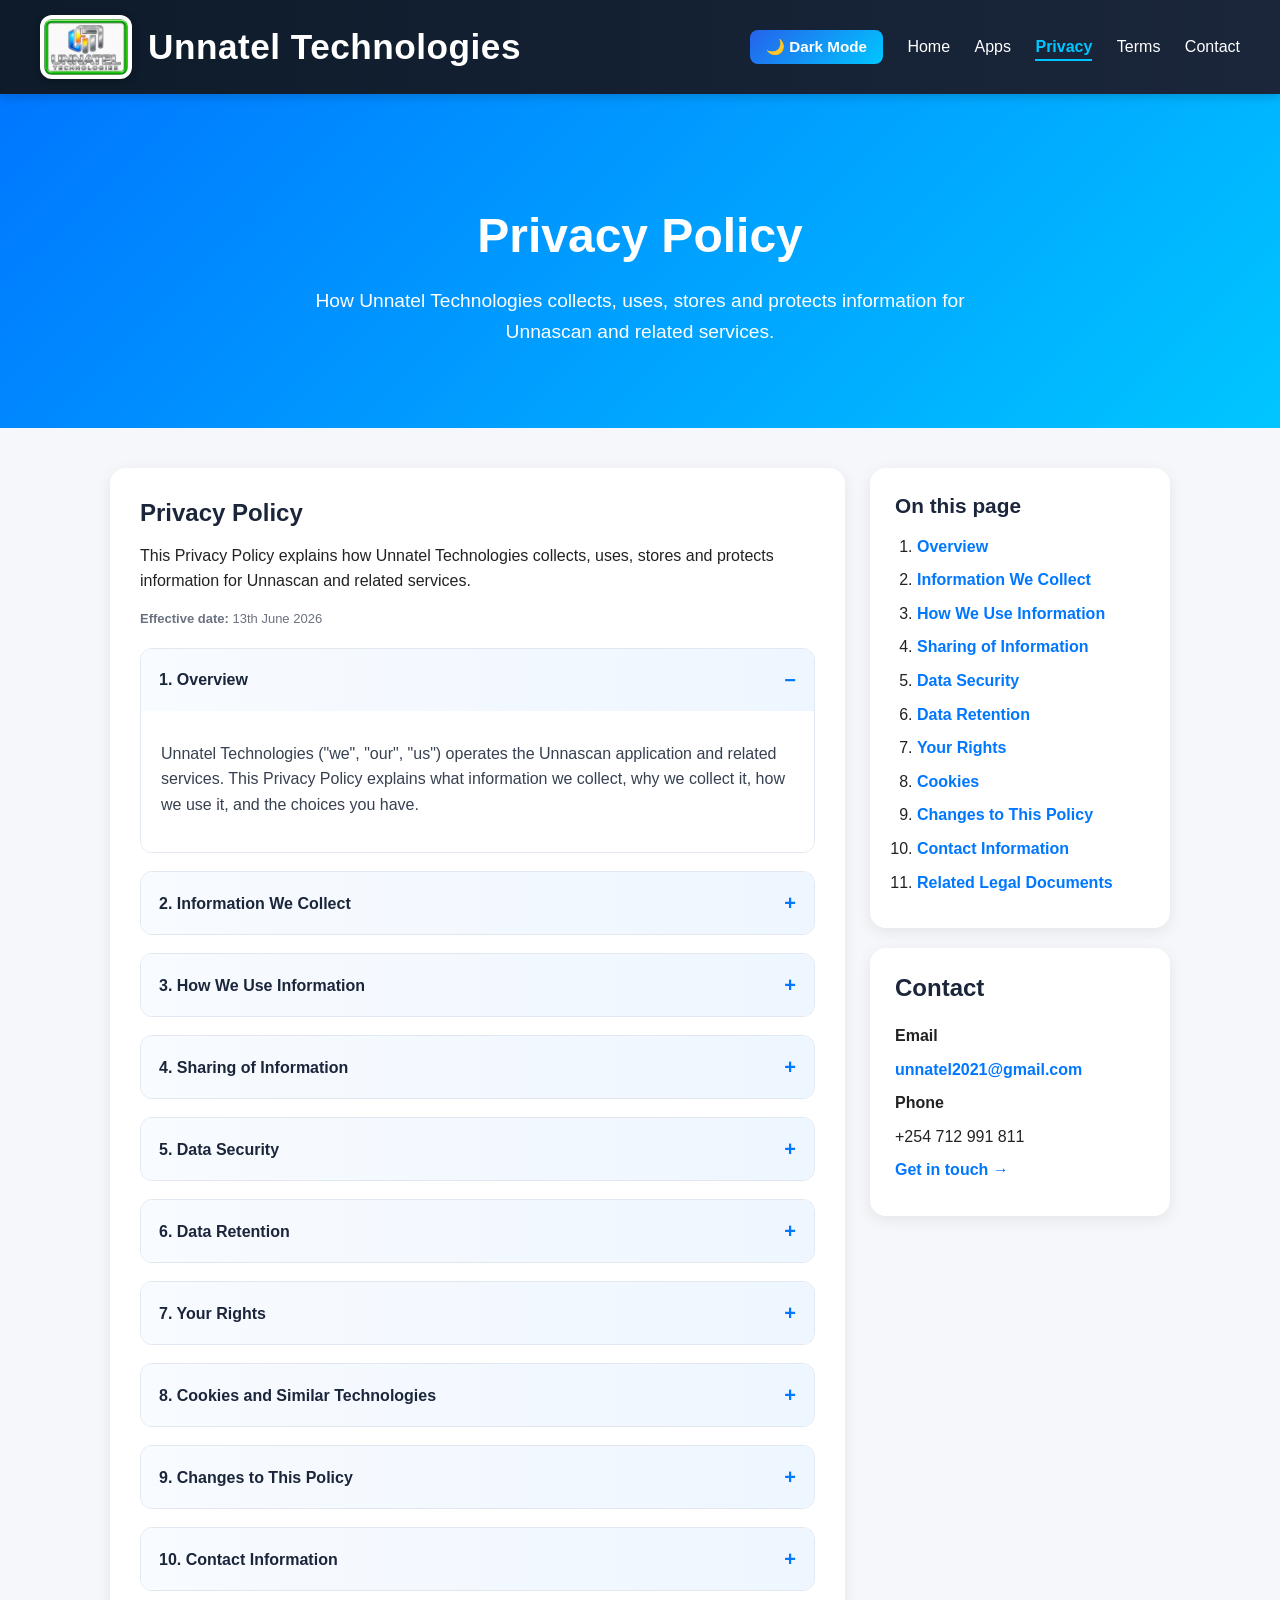
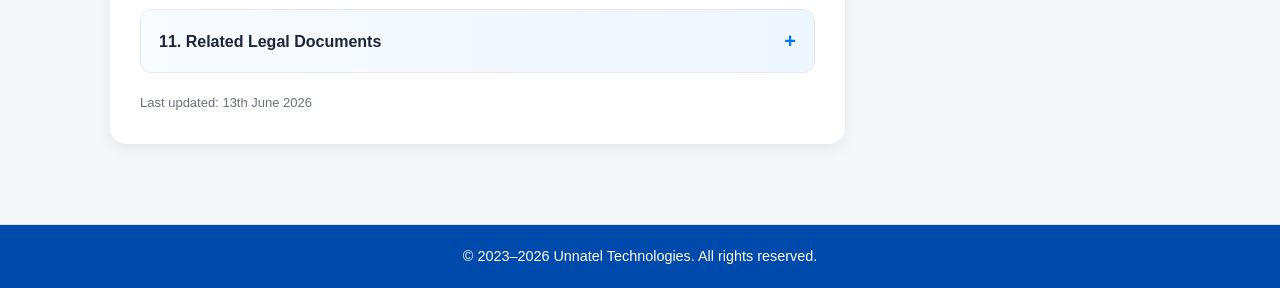
<file: privacy-policy.html>
<!DOCTYPE html>
<html lang="en">
<head>
  <meta charset="UTF-8">
  <title>Privacy Policy - Unnatel Technologies</title>
  <meta name="viewport" content="width=device-width, initial-scale=1">
  <link rel="icon" type="image/png" href="assets/images/favicon.png">
  <!-- SEO -->
  <meta name="description" content="Privacy Policy for Unnatel Technologies — how we collect, use, store and protect data for Unnascan and related services.">
  <meta name="keywords" content="Unnatel Technologies, Unnascan, Privacy Policy, data protection, M-Pesa, Kenya">
  <meta name="author" content="Unnatel Technologies">

  <link rel="stylesheet" href="styles.css">

  <style>
    body {
      margin: 0;
      font-family: 'Segoe UI', Arial, sans-serif;
      background: #f5f7fb;
      color: #222;
      transition: background 0.3s ease, color 0.3s ease;
      line-height: 1.6;
    }

    /* Header / Nav */
    header {
      background: linear-gradient(90deg, #0d1b2a, #1b263b);
      color: #fff;
      padding: 15px 40px;
      box-shadow: 0 2px 10px rgba(0,0,0,.2);
      position: sticky;
      top: 0;
      z-index: 40;
    }

    nav {
      display: flex;
      justify-content: space-between;
      align-items: center;
    }

    nav a {
  color: #ffffff;
  text-decoration: none;
  margin-left: 20px;
  font-weight: 500;
  padding-bottom: 4px;
  border-bottom: 2px solid transparent;
  transition:
    color 0.3s ease,
    border-color 0.3s ease;
}

nav a:hover {
  color: #00c6ff;
  border-bottom-color: #00c6ff;
}

nav a.active {
  color: #00c6ff;
  font-weight: 700;
  border-bottom: 2px solid #00c6ff;
}

body.dark nav a:hover,
body.dark nav a.active {
  color: #38bdf8;
  border-bottom-color: #38bdf8;
}

    /* Logo & Brand */
    .logo-container {
      display: flex;
      align-items: center;
      gap: 16px;
    }

    .logo {
      width: 70px;
      height: 70px;
      object-fit: contain;
      border-radius: 12px;
      background: #ffffff;
      padding: 4px;
      box-shadow: 0 2px 8px rgba(0,0,0,0.3);
    }

    .brand-name {
      font-size: 2.2rem;
      font-weight: 800;
      color: #ffffff;
      letter-spacing: 0.5px;
    }

    /* Hero Banner - same design as index.html */
    .hero-banner {
      background: linear-gradient(135deg, #0077ff, #00c6ff);
      color: white;
      padding: 80px 20px;
      text-align: center;
    }

    .hero-banner h1 {
      font-size: 3em;
      margin-bottom: 20px;
      font-weight: 700;
    }

    .hero-banner p {
      font-size: 1.2em;
      max-width: 700px;
      margin: 0 auto;
      line-height: 1.6;
    }

    /* Main Container */
    .container {
      max-width: 1100px;
      margin: auto;
      padding: 40px 20px;
    }

    /* Privacy Layout */
    .privacy-layout {
      display: grid;
      grid-template-columns: 1fr 300px;
      gap: 25px;
      align-items: start;
    }

    /* Main Privacy Card */
    .privacy-main {
      background: white;
      padding: 30px;
      border-radius: 16px;
      box-shadow: 0 4px 15px rgba(0,0,0,0.08);
    }

    .privacy-main h2 {
      color: #1b263b;
      margin-top: 0;
      margin-bottom: 15px;
    }

    .privacy-main p {
      margin-top: 10px;
      margin-bottom: 15px;
    }

    .privacy-main ul {
      margin: 15px 0;
      padding-left: 25px;
    }

    .privacy-main li {
      margin-bottom: 8px;
    }

    /* Privacy Sections */
    .section {
      margin-top: 18px;
      border-radius: 12px;
      overflow: hidden;
      border: 1px solid #e2e8f0;
    }

    .section summary {
      list-style: none;
      cursor: pointer;
      padding: 15px 18px;
      background: linear-gradient(90deg, #f8fbff, #eef6ff);
      font-weight: 700;
      color: #1b263b;
      display: flex;
      align-items: center;
      justify-content: space-between;
      gap: 12px;
    }

    .section summary::-webkit-details-marker {
      display: none;
    }

    .section summary::after {
      content: "+";
      font-size: 20px;
      color: #0077ff;
      font-weight: 700;
    }

    .section[open] summary::after {
      content: "−";
    }

    .section .content {
      padding: 20px;
      background: #ffffff;
      color: #374151;
    }

    .section .content a {
      color: #0077ff;
      font-weight: 600;
      text-decoration: none;
    }

    .section .content a:hover {
      color: #00c6ff;
      text-decoration: underline;
    }

    /* Last Updated */
    .last-updated {
      margin-top: 20px;
      color: #6b7280;
      font-size: 13px;
    }

    /* Table of Contents */
    .privacy-side {
      position: sticky;
      top: 110px;
    }

    .toc {
      background: white;
      padding: 25px;
      border-radius: 16px;
      box-shadow: 0 4px 15px rgba(0,0,0,0.08);
    }

    .toc h2 {
      color: #1b263b;
      margin-top: 0;
      margin-bottom: 15px;
      font-size: 1.3rem;
    }

    .toc ol {
      margin: 0;
      padding-left: 22px;
    }

    .toc li {
      margin-bottom: 8px;
    }

    .toc a {
      color: #0077ff;
      text-decoration: none;
      font-weight: 600;
    }

    .toc a:hover {
      color: #00c6ff;
      text-decoration: underline;
    }

    /* Contact Card */
    .contact-card {
      margin-top: 20px;
      background: white;
      padding: 25px;
      border-radius: 16px;
      box-shadow: 0 4px 15px rgba(0,0,0,0.08);
    }

    .contact-card h2 {
      color: #1b263b;
      margin-top: 0;
    }

    .contact-card p {
      margin: 8px 0;
    }

    .contact-card a {
      color: #0077ff;
      font-weight: 600;
      text-decoration: none;
    }

    .contact-card a:hover {
      color: #00c6ff;
    }

    /* Footer */
    footer {
      background: #004aad;
      color: white;
      text-align: center;
      padding: 20px;
      margin-top: 40px;
    }

    /* Dark Mode */
    body.dark {
      background: #0f172a;
      color: #e2e8f0;
    }

    body.dark header {
      background: linear-gradient(90deg, #020617, #1e293b);
    }

    body.dark .hero-banner {
      background: linear-gradient(135deg, #1e293b, #0f172a);
      color: #e2e8f0;
    }

    body.dark .privacy-main,
    body.dark .toc,
    body.dark .contact-card {
      background: #1e293b;
      color: #e2e8f0;
    }

    body.dark .privacy-main h2,
    body.dark .toc h2,
    body.dark .contact-card h2 {
      color: #e2e8f0;
    }

    body.dark .section {
      border-color: rgba(255,255,255,0.08);
    }

    body.dark .section summary {
      background: linear-gradient(
        90deg,
        rgba(255,255,255,0.05),
        rgba(255,255,255,0.02)
      );
      color: #e2e8f0;
    }

    body.dark .section .content {
      background: #1e293b;
      color: #e2e8f0;
    }

    body.dark .toc a,
    body.dark .contact-card a,
    body.dark .section .content a {
      color: #4fd1ff;
    }

    body.dark .last-updated {
      color: #9aa6b2;
    }

    body.dark footer {
      background: #1f1f1f;
    }

    /* Toggle Button */
    .toggle-btn {
      cursor: pointer;
      padding: 8px 16px;
      border-radius: 8px;
      border: none;
      background: linear-gradient(135deg, #2563eb, #00c6ff);
      color: #fff;
      font-weight: bold;
      transition: background .3s ease, transform .2s ease;
    }

    .toggle-btn:hover {
      background: linear-gradient(135deg, #1d4ed8, #0099ff);
      transform: scale(1.05);
    }

    /* Print */
    @media print {
      header,
      .privacy-side,
      .toggle-btn {
        display: none;
      }

      body {
        background: white;
        color: #111;
      }

      .container {
        margin: 0;
        padding: 0;
      }

      .privacy-layout {
        grid-template-columns: 1fr;
      }

      .privacy-main {
        box-shadow: none;
        padding: 0;
      }

      .section {
        border: none;
      }

      .section .content {
        display: block !important;
      }

      .hero-banner {
        background: white;
        color: #111;
        padding: 20px;
      }
    }

    /* Mobile Responsive - same approach as index.html */
    @media (max-width: 768px) {
      header {
        padding: 15px 20px;
      }

      nav {
        flex-direction: column;
        align-items: flex-start;
        gap: 15px;
      }

      nav div {
        width: 100%;
        display: flex;
        flex-wrap: wrap;
        gap: 10px;
      }

      nav a {
        margin-left: 0;
        font-size: 14px;
      }

      .logo {
        width: 50px;
        height: 50px;
      }

      .brand-name {
        font-size: 1.5rem;
      }

      .toggle-btn {
        width: 100%;
        text-align: center;
      }

      .hero-banner {
        padding: 50px 15px;
      }

      .hero-banner h1 {
        font-size: 1.8em;
        line-height: 1.2;
      }

      .hero-banner p {
        font-size: 1em;
      }

      .container {
        padding: 20px 15px;
      }

      .privacy-layout {
        grid-template-columns: 1fr;
      }

      .privacy-main {
        padding: 20px;
      }

      .privacy-side {
        position: static;
      }

      .toc,
      .contact-card {
        padding: 20px;
      }
    }
  </style>
</head>

<body>

<header>
  <nav>
    <div class="logo-container">
      <img src="assets/images/logounnnatelone.png"
           alt="Unnatel Technologies Logo"
           class="logo">
      <strong class="brand-name">Unnatel Technologies</strong>
    </div>

    <div>
      <button class="toggle-btn" onclick="toggleDark()" id="themeToggle">
        Dark Mode
      </button>

      <a href="index.html">Home</a>
      <a href="apps.html">Apps</a>
      <a href="privacy-policy.html">Privacy</a>
      <a href="terms.html">Terms</a>
      <a href="contact.html">Contact</a>
    </div>
  </nav>
</header>

<!-- Hero Banner -->
<div class="hero-banner">
  <h1>Privacy Policy</h1>
  <p>
    How Unnatel Technologies collects, uses, stores and protects information
    for Unnascan and related services.
  </p>
</div>

<div class="container">

  <div class="privacy-layout">

    <!-- Main Privacy Content -->
    <main class="privacy-main" id="privacy-main">

      <h2>Privacy Policy</h2>

      <p>
        This Privacy Policy explains how Unnatel Technologies collects,
        uses, stores and protects information for Unnascan and related
        services.
      </p>

      <p class="last-updated">
        <strong>Effective date:</strong> 13th June 2026
      </p>

      <details class="section" id="overview" open>
        <summary>1. Overview</summary>
        <div class="content">
          <p>
            Unnatel Technologies ("we", "our", "us") operates the Unnascan
            application and related services. This Privacy Policy explains
            what information we collect, why we collect it, how we use it,
            and the choices you have.
          </p>
        </div>
      </details>

      <details class="section" id="info-collect">
        <summary>2. Information We Collect</summary>
        <div class="content">

          <p>
            We may collect and process the following categories of
            information when you use our services:
          </p>

          <ul>
            <li>
              <strong>Contact and account identifiers:</strong>
              phone numbers, account IDs, merchant identifiers.
            </li>

            <li>
              <strong>Transaction data:</strong>
              amounts, reference numbers, payment status, timestamps and
              related metadata.
            </li>

            <li>
              <strong>Device &amp; diagnostics:</strong>
              device model, OS version, app logs, IP address for security
              and performance.
            </li>

            <li>
              <strong>Usage data:</strong>
              features used, timestamps, and analytics to improve the
              product.
            </li>
          </ul>

        </div>
      </details>

      <details class="section" id="use-info">
        <summary>3. How We Use Information</summary>
        <div class="content">

          <ul>
            <li>
              To process and verify payments and transactions, including
              integrations with mobile money providers (for example M-PESA).
            </li>

            <li>
              To detect and prevent fraud, abuse, and unauthorized activity.
            </li>

            <li>
              To provide customer support and respond to inquiries.
            </li>

            <li>
              To improve application functionality, reliability, and user
              experience.
            </li>

            <li>
              To comply with legal, regulatory, and security obligations.
            </li>
          </ul>

        </div>
      </details>

      <details class="section" id="sharing-info">
        <summary>4. Sharing of Information</summary>
        <div class="content">

          <p>
            We do not sell your personal data. We may share information with:
          </p>

          <ul>
            <li>
              Payment service providers (for example Safaricom M-PESA)
              to process transactions.
            </li>

            <li>
              Government agencies, regulators, or law enforcement when
              required by law.
            </li>

            <li>
              Trusted service providers who support our systems under
              confidentiality obligations.
            </li>
          </ul>

        </div>
      </details>

      <details class="section" id="security">
        <summary>5. Data Security</summary>
        <div class="content">

          <p>
            We implement reasonable technical and organizational measures
            to protect your information, including:
          </p>

          <ul>
            <li>
              Encrypted HTTPS connections and secure servers.
            </li>

            <li>
              Access controls and authentication mechanisms.
            </li>

            <li>
              Monitoring, logging, and incident response processes.
            </li>
          </ul>

          <p>
            <small>
              Note: while we take strong precautions, no method of
              transmission or storage is completely secure.
            </small>
          </p>

        </div>
      </details>

      <details class="section" id="retention">
        <summary>6. Data Retention</summary>
        <div class="content">

          <p>
            We retain information only as long as necessary to:
          </p>

          <ul>
            <li>
              Provide application services and support.
            </li>

            <li>
              Comply with legal and regulatory requirements.
            </li>

            <li>
              Resolve disputes and enforce agreements.
            </li>
          </ul>

        </div>
      </details>

      <details class="section" id="rights">
        <summary>7. Your Rights</summary>
        <div class="content">

          <p>
            Under applicable data protection laws (including the Kenya Data
            Protection Act, 2019), you may have rights such as:
          </p>

          <ul>
            <li>
              Access your personal information.
            </li>

            <li>
              Request correction of inaccurate information.
            </li>

            <li>
              Request deletion of personal information where applicable.
            </li>

            <li>
              Object to certain processing activities.
            </li>
          </ul>

          <p>
            <small>
              To exercise these rights, contact us using the details in the
              Contact section below.
            </small>
          </p>

        </div>
      </details>

      <details class="section" id="cookies">
        <summary>8. Cookies and Similar Technologies</summary>
        <div class="content">

          <p>
            We may use cookies and similar technologies for analytics,
            security, and to improve user experience. You can control
            cookie preferences through your device or browser settings.
          </p>

        </div>
      </details>

      <details class="section" id="changes">
        <summary>9. Changes to This Policy</summary>
        <div class="content">

          <p>
            We may update this Privacy Policy from time to time. We will
            post changes on this page and update the effective date.
            Significant changes will be communicated through our app or
            other channels when appropriate.
          </p>

        </div>
      </details>

      <details class="section" id="contact">
        <summary>10. Contact Information</summary>
        <div class="content">

          <p>
            <strong>Unnatel Technologies</strong><br>
            Kenya
          </p>

          <p>
            Email:
            <a href="mailto:unnatel2021@gmail.com">
              unnatel2021@gmail.com
            </a>
          </p>

          <p>
            <small>
              If you have questions about this policy or wish to exercise
              your data rights, please contact us at the address above.
            </small>
          </p>

        </div>
      </details>

      <details class="section" id="legal">
        <summary>11. Related Legal Documents</summary>
        <div class="content">

          <p>
            For terms of use, payment processing rules, and other legal
            terms, please review our
            <a href="terms.html">Terms &amp; Conditions</a>.
          </p>

        </div>
      </details>

      <div class="last-updated">
        Last updated: 13th June 2026
      </div>

    </main>

    <!-- Table of Contents / Contact -->
    <aside class="privacy-side">

      <div class="toc">
        <h2>On this page</h2>

        <ol>
          <li><a href="#overview">Overview</a></li>
          <li><a href="#info-collect">Information We Collect</a></li>
          <li><a href="#use-info">How We Use Information</a></li>
          <li><a href="#sharing-info">Sharing of Information</a></li>
          <li><a href="#security">Data Security</a></li>
          <li><a href="#retention">Data Retention</a></li>
          <li><a href="#rights">Your Rights</a></li>
          <li><a href="#cookies">Cookies</a></li>
          <li><a href="#changes">Changes to This Policy</a></li>
          <li><a href="#contact">Contact Information</a></li>
          <li><a href="#legal">Related Legal Documents</a></li>
        </ol>
      </div>

      <div class="contact-card">
        <h2>Contact</h2>

        <p><strong>Email</strong></p>
        <p>
          <a href="mailto:unnatel2021@gmail.com">
            unnatel2021@gmail.com
          </a>
        </p>

        <p><strong>Phone</strong></p>
        <p>+254 712 991 811</p>

        <p>
          <a href="contact.html">
            Get in touch →
          </a>
        </p>
      </div>

    </aside>

  </div>

</div>

<footer>
  © 2023–2026 Unnatel Technologies. All rights reserved.
</footer>

<!-- Dark Mode Script -->
<!-- Dark Mode Script -->
<script>
function applyTheme(theme) {
  document.body.classList.toggle("dark", theme === "dark");

  const button = document.getElementById("themeToggle");

  if (button) {
    button.textContent =
      theme === "dark"
        ? "☀️ Light Mode"
        : "🌙 Dark Mode";
  }

  localStorage.setItem("theme", theme);
}

document.addEventListener("DOMContentLoaded", () => {
  const savedTheme =
    localStorage.getItem("theme") || "light";

  applyTheme(savedTheme);

  const button = document.getElementById("themeToggle");

  if (button) {
    button.addEventListener("click", () => {
      const newTheme =
        document.body.classList.contains("dark")
          ? "light"
          : "dark";

      applyTheme(newTheme);
    });
  }
});
</script>
<script>
const currentPage = window.location.pathname.split("/").pop();

const navLinks = document.querySelectorAll("nav a");

navLinks.forEach(link => {
  const linkPage = link.getAttribute("href");

  if (linkPage === currentPage) {
    link.classList.add("active");
  }
});
</script>
  <script>
document.addEventListener("DOMContentLoaded", () => {

  const tocLinks = document.querySelectorAll(".toc a");

  tocLinks.forEach(link => {

    link.addEventListener("click", function (e) {

      e.preventDefault();

      const targetId = this.getAttribute("href").substring(1);
      const targetSection = document.getElementById(targetId);

      if (!targetSection) return;

      document.querySelectorAll(".section").forEach(section => {
        section.removeAttribute("open");
      });

      targetSection.setAttribute("open", "");

      targetSection.scrollIntoView({
        behavior: "smooth",
        block: "start"
      });

    });

  });

});
</script>
</body>
</html>
</file>
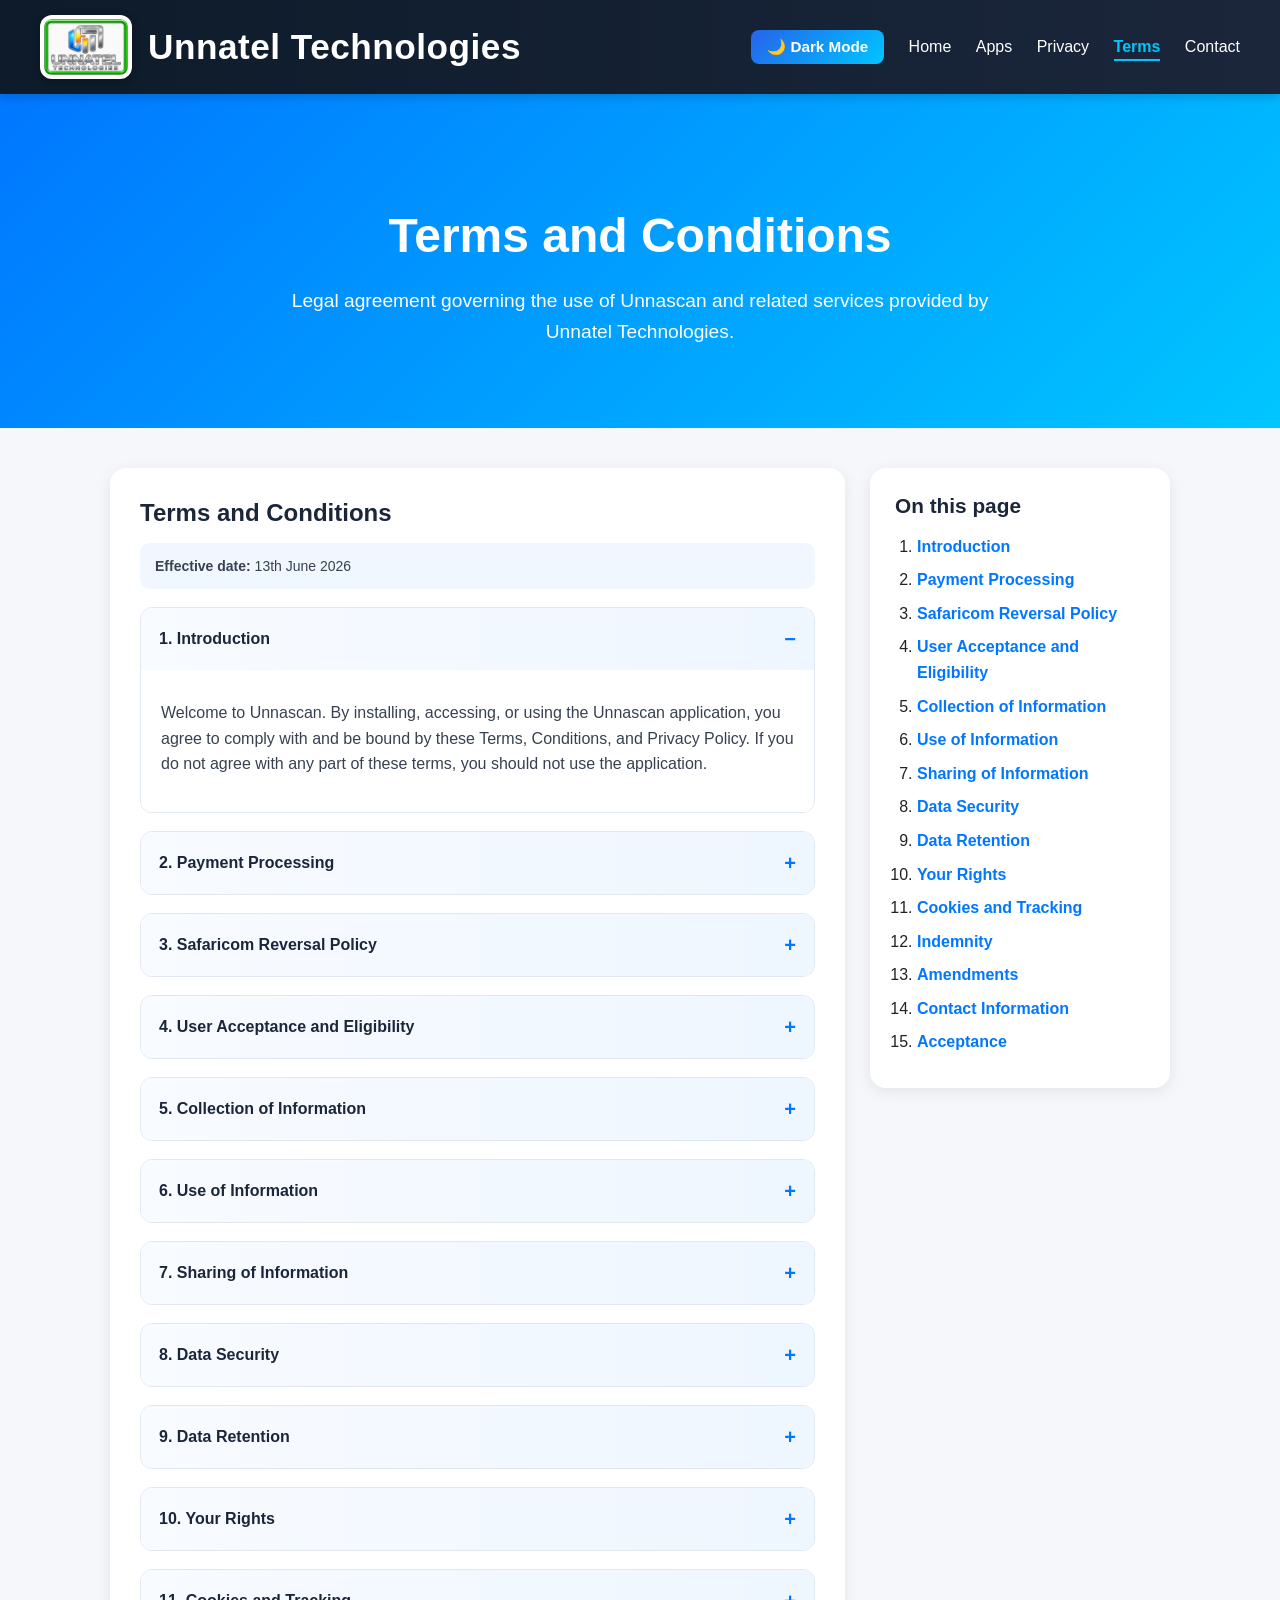
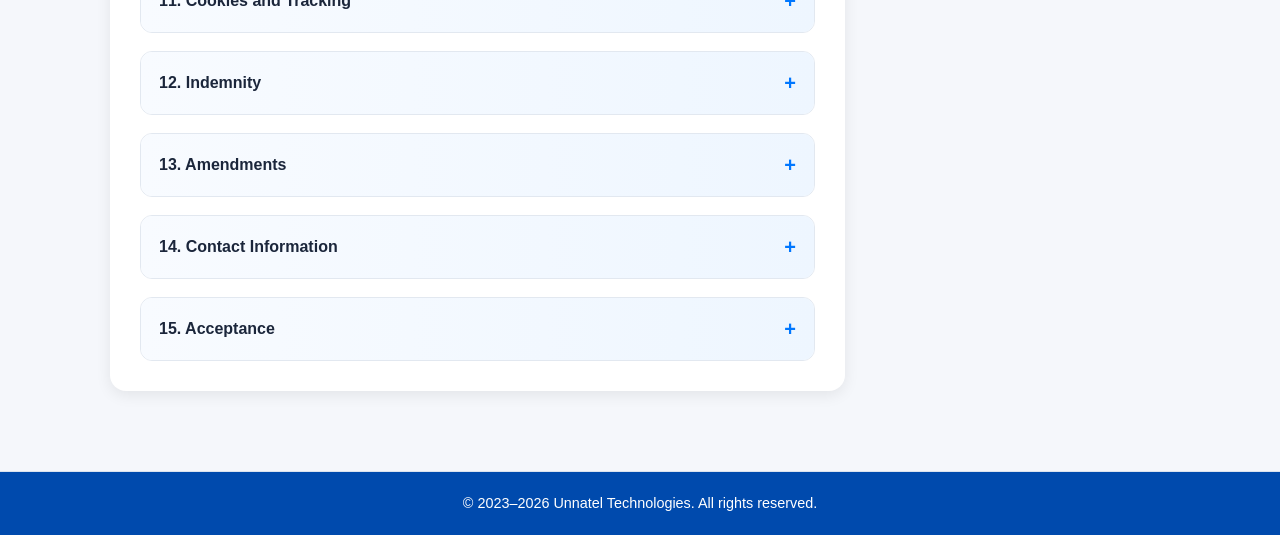
<file: terms.html>
<!DOCTYPE html>
<html lang="en">
<head>
  <meta charset="UTF-8">
  <title>Terms and Conditions - Unnatel Technologies</title>
  <meta name="viewport" content="width=device-width, initial-scale=1">
    <link rel="icon" type="image/png" href="assets/images/favicon.png">

  <!-- SEO -->
  <meta name="description" content="Terms and Conditions governing the use of Unnascan and related services provided by Unnatel Technologies.">
  <meta name="keywords" content="Unnatel Technologies, Unnascan, Terms and Conditions, M-Pesa, Kenya">
  <meta name="author" content="Unnatel Technologies">

  <link rel="stylesheet" href="styles.css">

  <style>
    body {
      margin: 0;
      font-family: 'Segoe UI', Arial, sans-serif;
      background: #f5f7fb;
      color: #222;
      transition: background 0.3s ease, color 0.3s ease;
      line-height: 1.6;
    }

    /* Header / Nav */
    header {
      background: linear-gradient(90deg, #0d1b2a, #1b263b);
      color: #fff;
      padding: 15px 40px;
      box-shadow: 0 2px 10px rgba(0,0,0,.2);
      position: sticky;
      top: 0;
      z-index: 40;
    }

    nav a {
  color: #ffffff;
  text-decoration: none;
  margin-left: 20px;
  font-weight: 500;
  padding-bottom: 4px;
  border-bottom: 2px solid transparent;
  transition:
    color 0.3s ease,
    border-color 0.3s ease;
}

nav a:hover {
  color: #00c6ff;
  border-bottom-color: #00c6ff;
}

nav a.active {
  color: #00c6ff;
  font-weight: 700;
  border-bottom: 2px solid #00c6ff;
}

body.dark nav a:hover,
body.dark nav a.active {
  color: #38bdf8;
  border-bottom-color: #38bdf8;
}

    /* Logo & Brand */
    .logo-container {
      display: flex;
      align-items: center;
      gap: 16px;
    }

    .logo {
      width: 70px;
      height: 70px;
      object-fit: contain;
      border-radius: 12px;
      background: #ffffff;
      padding: 4px;
      box-shadow: 0 2px 8px rgba(0,0,0,0.3);
    }

    .brand-name {
      font-size: 2.2rem;
      font-weight: 800;
      color: #ffffff;
      letter-spacing: 0.5px;
    }

    /* Hero Banner - same design as index.html */
    .hero-banner {
      background: linear-gradient(135deg, #0077ff, #00c6ff);
      color: white;
      padding: 80px 20px;
      text-align: center;
    }

    .hero-banner h1 {
      font-size: 3em;
      margin-bottom: 20px;
      font-weight: 700;
    }

    .hero-banner p {
      font-size: 1.2em;
      max-width: 700px;
      margin: 0 auto;
      line-height: 1.6;
    }

    /* Main Container */
    .container {
      max-width: 1100px;
      margin: auto;
      padding: 40px 20px;
    }

    /* Terms Layout */
    .terms-layout {
      display: grid;
      grid-template-columns: 1fr 300px;
      gap: 25px;
      align-items: start;
    }

    /* Main Terms Card */
    .terms-main {
      background: white;
      padding: 30px;
      border-radius: 16px;
      box-shadow: 0 4px 15px rgba(0,0,0,0.08);
    }

    .terms-main h2 {
      color: #1b263b;
      margin-top: 0;
      margin-bottom: 15px;
    }

    .terms-main p {
      margin-top: 10px;
      margin-bottom: 15px;
    }

    .terms-main ul {
      margin: 15px 0;
      padding-left: 25px;
    }

    .terms-main li {
      margin-bottom: 8px;
    }

    /* Terms Sections */
    .section {
      margin-top: 18px;
      border-radius: 12px;
      overflow: hidden;
      border: 1px solid #e2e8f0;
    }

    .section summary {
      list-style: none;
      cursor: pointer;
      padding: 15px 18px;
      background: linear-gradient(90deg, #f8fbff, #eef6ff);
      font-weight: 700;
      color: #1b263b;
      display: flex;
      align-items: center;
      justify-content: space-between;
      gap: 12px;
    }

    .section summary::-webkit-details-marker {
      display: none;
    }

    .section summary::after {
      content: "+";
      font-size: 20px;
      color: #0077ff;
      font-weight: 700;
    }

    .section[open] summary::after {
      content: "−";
    }

    .section .content {
      padding: 20px;
      background: #ffffff;
      color: #374151;
    }

    /* Table of Contents */
    .terms-side {
      position: sticky;
      top: 110px;
    }

    .toc {
      background: white;
      padding: 25px;
      border-radius: 16px;
      box-shadow: 0 4px 15px rgba(0,0,0,0.08);
    }

    .toc h2 {
      color: #1b263b;
      margin-top: 0;
      margin-bottom: 15px;
      font-size: 1.3rem;
    }

    .toc ol {
      margin: 0;
      padding-left: 22px;
    }

    .toc li {
      margin-bottom: 8px;
    }

    .toc a {
      color: #0077ff;
      text-decoration: none;
      font-weight: 600;
    }

    .toc a:hover {
      color: #00c6ff;
      text-decoration: underline;
    }

    .effective-date {
      margin-top: 15px;
      padding: 12px 15px;
      border-radius: 10px;
      background: #f0f7ff;
      color: #374151;
      font-size: 14px;
    }

    /* Footer */
    footer {
      background: #004aad;
      color: white;
      text-align: center;
      padding: 20px;
      margin-top: 40px;
    }

    /* Dark Mode */
    body.dark {
      background: #0f172a;
      color: #e2e8f0;
    }

    body.dark header {
      background: linear-gradient(90deg, #020617, #1e293b);
    }

    body.dark .hero-banner {
      background: linear-gradient(135deg, #1e293b, #0f172a);
      color: #e2e8f0;
    }

    body.dark .terms-main,
    body.dark .toc {
      background: #1e293b;
      color: #e2e8f0;
    }

    body.dark .terms-main h2,
    body.dark .toc h2 {
      color: #e2e8f0;
    }

    body.dark .section {
      border-color: rgba(255,255,255,0.08);
    }

    body.dark .section summary {
      background: linear-gradient(
        90deg,
        rgba(255,255,255,0.05),
        rgba(255,255,255,0.02)
      );
      color: #e2e8f0;
    }

    body.dark .section .content {
      background: #1e293b;
      color: #e2e8f0;
    }

    body.dark .toc a {
      color: #4fd1ff;
    }

    body.dark .effective-date {
      background: rgba(255,255,255,0.05);
      color: #cbd5e1;
    }

    body.dark footer {
      background: #1f1f1f;
    }

    /* Toggle Button */
    .toggle-btn {
      cursor: pointer;
      padding: 8px 16px;
      border-radius: 8px;
      border: none;
      background: linear-gradient(135deg, #2563eb, #00c6ff);
      color: #fff;
      font-weight: bold;
      transition: background .3s ease, transform .2s ease;
    }

    .toggle-btn:hover {
      background: linear-gradient(135deg, #1d4ed8, #0099ff);
      transform: scale(1.05);
    }

    /* Print */
    @media print {
      header,
      .terms-side,
      .toggle-btn {
        display: none;
      }

      body {
        background: white;
        color: #111;
      }

      .container {
        margin: 0;
        padding: 0;
      }

      .terms-layout {
        grid-template-columns: 1fr;
      }

      .terms-main {
        box-shadow: none;
        padding: 0;
      }

      .section {
        border: none;
      }

      .section .content {
        display: block !important;
      }

      .hero-banner {
        background: white;
        color: #111;
        padding: 20px;
      }
    }

    /* Mobile Responsive - same approach as index.html */
    @media (max-width: 768px) {
      header {
        padding: 15px 20px;
      }

      nav {
        flex-direction: column;
        align-items: flex-start;
        gap: 15px;
      }

      nav div {
        width: 100%;
        display: flex;
        flex-wrap: wrap;
        gap: 10px;
      }

      nav a {
        margin-left: 0;
        font-size: 14px;
      }

      .logo {
        width: 50px;
        height: 50px;
      }

      .brand-name {
        font-size: 1.5rem;
      }

      .toggle-btn {
        width: 100%;
        text-align: center;
      }

      .hero-banner {
        padding: 50px 15px;
      }

      .hero-banner h1 {
        font-size: 1.8em;
        line-height: 1.2;
      }

      .hero-banner p {
        font-size: 1em;
      }

      .container {
        padding: 20px 15px;
      }

      .terms-layout {
        grid-template-columns: 1fr;
      }

      .terms-main {
        padding: 20px;
      }

      .terms-side {
        position: static;
      }

      .toc {
        padding: 20px;
      }
    }
  </style>
</head>

<body>

<header>
  <nav>
    <div class="logo-container">
      <img src="assets/images/logounnnatelone.png"
           alt="Unnatel Technologies Logo"
           class="logo">
      <strong class="brand-name">Unnatel Technologies</strong>
    </div>

    <div>
      <button class="toggle-btn" onclick="toggleDark()" id="themeToggle">
        Dark Mode
      </button>

      <a href="index.html">Home</a>
      <a href="apps.html">Apps</a>
      <a href="privacy-policy.html">Privacy</a>
      <a href="terms.html">Terms</a>
      <a href="contact.html">Contact</a>
    </div>
  </nav>
</header>

<!-- Hero Banner -->
<div class="hero-banner">
  <h1>Terms and Conditions</h1>
  <p>
    Legal agreement governing the use of Unnascan and related services
    provided by Unnatel Technologies.
  </p>
</div>

<div class="container">

  <div class="terms-layout">

    <!-- Main Terms Content -->
    <main class="terms-main">

      <h2>Terms and Conditions</h2>

      <div class="effective-date">
        <strong>Effective date:</strong> 13th June 2026
      </div>

      <details class="section" id="intro" open>
        <summary>1. Introduction</summary>
        <div class="content">
          <p>
            Welcome to Unnascan. By installing, accessing, or using the
            Unnascan application, you agree to comply with and be bound by
            these Terms, Conditions, and Privacy Policy. If you do not agree
            with any part of these terms, you should not use the application.
          </p>
        </div>
      </details>

      <details class="section" id="payment">
        <summary>2. Payment Processing</summary>
        <div class="content">
          <p>
            All payments made through Unnascan are processed through our
            secure payment system.
          </p>

          <p>
            A flat processing fee of <strong>Kshs 2</strong> applies to each
            transaction and is included in the total amount payable.
          </p>

          <p>
            During phone number registration and QR code creation, Unnascan
            will initiate a <strong>KShs 1 M-Pesa STK Push</strong> to verify
            ownership of the mobile number.
          </p>
        </div>
      </details>

      <details class="section" id="reversal">
        <summary>3. Safaricom Reversal Policy</summary>
        <div class="content">
          <p>
            In the event of overpayments or erroneous transactions, reversals
            shall be handled according to Safaricom’s official reversal
            procedures.
          </p>

          <p>
            Unnascan shall not be held responsible for delays, disputes,
            failed reversals, or outcomes arising from Safaricom’s reversal
            process.
          </p>
        </div>
      </details>

      <details class="section" id="acceptance">
        <summary>4. User Acceptance and Eligibility</summary>
        <div class="content">
          <p>
            Installation and continued use of the application is conditional
            upon your acceptance of these Terms and Conditions.
          </p>

          <p>
            Even if you initially use the application as a client, your
            acceptance of these terms also applies to any merchant features
            you may use in the future.
          </p>

          <p>
            By tapping “I Agree”, you confirm that you have read, understood,
            and accepted these terms fully.
          </p>
        </div>
      </details>

      <details class="section" id="collection">
        <summary>5. Collection of Information</summary>
        <div class="content">
          <ul>
            <li>Phone numbers (payer and recipient)</li>
            <li>
              Transaction details including amounts, reference numbers,
              and timestamps
            </li>
            <li>Account identifiers such as AccountRef</li>
            <li>
              Device and usage information for security and analytics
              purposes
            </li>
          </ul>
        </div>
      </details>

      <details class="section" id="use">
        <summary>6. Use of Information</summary>
        <div class="content">
          <ul>
            <li>Process and verify payments</li>
            <li>
              Facilitate transactions through mobile money services such
              as M-Pesa
            </li>
            <li>Prevent fraud and unauthorized activity</li>
            <li>Improve system functionality and user experience</li>
            <li>Comply with legal and regulatory obligations</li>
          </ul>
        </div>
      </details>

      <details class="section" id="sharing">
        <summary>7. Sharing of Information</summary>
        <div class="content">
          <p>
            We may share your information with payment providers such as
            Safaricom (M-Pesa), regulators where required by law, and trusted
            service providers. We do not sell your personal data.
          </p>
        </div>
      </details>

      <details class="section" id="security">
        <summary>8. Data Security</summary>
        <div class="content">
          <ul>
            <li>Secure servers and encrypted connections (HTTPS)</li>
            <li>Access controls and authentication</li>
            <li>Monitoring and logging of system access</li>
          </ul>
        </div>
      </details>

      <details class="section" id="retention">
        <summary>9. Data Retention</summary>
        <div class="content">
          <p>
            We retain personal data only for as long as necessary to fulfill
            the purposes outlined in this policy, comply with legal obligations,
            resolve disputes and enforce agreements.
          </p>
        </div>
      </details>

      <details class="section" id="rights">
        <summary>10. Your Rights</summary>
        <div class="content">
          <p>
            Under the Kenya Data Protection Act, 2019, you may access,
            correct, delete, or object to processing of your personal data.
            Contact: unnatel2021@gmail.com
          </p>
        </div>
      </details>

      <details class="section" id="cookies">
        <summary>11. Cookies and Tracking</summary>
        <div class="content">
          <p>
            Unnascan may use cookies or similar technologies to improve user
            experience, analytics, and system performance.
          </p>
        </div>
      </details>

      <details class="section" id="indemnity">
        <summary>12. Indemnity</summary>
        <div class="content">
          <p>
            You agree to indemnify and hold Unnascan harmless from claims,
            losses, damages, liabilities, or expenses arising from violation
            of these terms or failure to comply with Safaricom’s reversal
            policies.
          </p>
        </div>
      </details>

      <details class="section" id="amendments">
        <summary>13. Amendments</summary>
        <div class="content">
          <p>
            Unnascan reserves the right to update or modify these Terms,
            Conditions, and Privacy Policy at any time. Continued use
            constitutes acceptance of revisions.
          </p>
        </div>
      </details>

      <details class="section" id="contact">
        <summary>14. Contact Information</summary>
        <div class="content">
          <p>
            Company: Unnatel Technologies<br>
            Location: Kenya<br>
            Email: unnatel2021@gmail.com
          </p>
        </div>
      </details>

      <details class="section" id="finalaccept">
        <summary>15. Acceptance</summary>
        <div class="content">
          <p>
            By using Unnascan, you acknowledge that you have read, understood,
            and agreed to these Terms, Conditions, and Privacy Policy.
          </p>
        </div>
      </details>

    </main>

    <!-- Table of Contents -->
    <aside class="terms-side">

      <div class="toc">
        <h2>On this page</h2>

        <ol>
          <li><a href="#intro">Introduction</a></li>
          <li><a href="#payment">Payment Processing</a></li>
          <li><a href="#reversal">Safaricom Reversal Policy</a></li>
          <li><a href="#acceptance">User Acceptance and Eligibility</a></li>
          <li><a href="#collection">Collection of Information</a></li>
          <li><a href="#use">Use of Information</a></li>
          <li><a href="#sharing">Sharing of Information</a></li>
          <li><a href="#security">Data Security</a></li>
          <li><a href="#retention">Data Retention</a></li>
          <li><a href="#rights">Your Rights</a></li>
          <li><a href="#cookies">Cookies and Tracking</a></li>
          <li><a href="#indemnity">Indemnity</a></li>
          <li><a href="#amendments">Amendments</a></li>
          <li><a href="#contact">Contact Information</a></li>
          <li><a href="#finalaccept">Acceptance</a></li>
        </ol>
      </div>

    </aside>

  </div>

</div>

<footer>
  © 2023–2026 Unnatel Technologies. All rights reserved.
</footer>

<!-- Dark Mode Script -->
<!-- Dark Mode Script -->
<script>
function applyTheme(theme) {
  document.body.classList.toggle("dark", theme === "dark");

  const button = document.getElementById("themeToggle");

  if (button) {
    button.textContent =
      theme === "dark"
        ? "☀️ Light Mode"
        : "🌙 Dark Mode";
  }

  localStorage.setItem("theme", theme);
}

document.addEventListener("DOMContentLoaded", () => {
  const savedTheme =
    localStorage.getItem("theme") || "light";

  applyTheme(savedTheme);

  const button = document.getElementById("themeToggle");

  if (button) {
    button.addEventListener("click", () => {
      const newTheme =
        document.body.classList.contains("dark")
          ? "light"
          : "dark";

      applyTheme(newTheme);
    });
  }
});
</script>
<script>
const currentPage = window.location.pathname.split("/").pop();

const navLinks = document.querySelectorAll("nav a");

navLinks.forEach(link => {
  const linkPage = link.getAttribute("href");

  if (linkPage === currentPage) {
    link.classList.add("active");
  }
});
</script>
  <script>
document.addEventListener("DOMContentLoaded", () => {

  const tocLinks = document.querySelectorAll(".toc a");

  tocLinks.forEach(link => {

    link.addEventListener("click", function (e) {

      e.preventDefault();

      const targetId = this.getAttribute("href").substring(1);
      const targetSection = document.getElementById(targetId);

      if (!targetSection) return;

      document.querySelectorAll(".section").forEach(section => {
        section.removeAttribute("open");
      });

      targetSection.setAttribute("open", "");

      targetSection.scrollIntoView({
        behavior: "smooth",
        block: "start"
      });

    });

  });

});
</script>
</body>
</html>
</file>
<file: styles.css>
/* =========================================================
   UNNATEL TECHNOLOGIES — SHARED WEBSITE STYLES
   ========================================================= */

/* ---------- GLOBAL ---------- */

* {
  box-sizing: border-box;
}

html {
  scroll-behavior: smooth;
}

body {
  margin: 0;
  font-family: "Segoe UI", Arial, sans-serif;
  background: #f5f7fb;
  color: #222;
  line-height: 1.6;
  transition: background 0.3s ease, color 0.3s ease;
}

img {
  max-width: 100%;
  height: auto;
}

a {
  color: #2563eb;
  text-decoration: none;
  transition: color 0.25s ease;
}

a:hover {
  color: #00aeea;
}


/* ---------- HEADER ---------- */

header {
  background: linear-gradient(90deg, #0d1b2a, #1b263b);
  color: white;
  padding: 14px 40px;
  box-shadow: 0 2px 12px rgba(0, 0, 0, 0.18);
  position: relative;
  z-index: 1000;
}

nav {
  max-width: 1200px;
  margin: 0 auto;
  display: flex !important;
  justify-content: space-between !important;
  align-items: center !important;
  gap: 25px;
}


/* ---------- BRAND ---------- */

.brand {
  display: flex !important;
  align-items: center !important;
  gap: 14px !important;
  text-decoration: none !important;
  margin-left: 0 !important;
  flex-shrink: 0;
}

/* Header logo */

.brand img,
header nav img {
  display: inline-block !important;
  visibility: visible !important;
  opacity: 1 !important;
  height: 64px !important;
  width: auto !important;
  max-width: 220px !important;
  object-fit: contain !important;
  margin: 0 !important;
  border-radius: 12px !important;
}

/* Header company name */

.brand span,
.brand {
  font-size: 1.65rem !important;
  font-weight: 800 !important;
  color: #ffffff !important;
  white-space: nowrap;
  letter-spacing: -0.3px;
}


```css
/* ---------- NAVIGATION LINKS ---------- */

nav > div,
.nav-links {
  display: flex;
  align-items: center;
  justify-content: flex-end;
  gap: 0;
}

nav a {
  color: #ffffff;
  text-decoration: none;
  margin-left: 20px;
  font-weight: 500;
  padding-bottom: 4px;
  border-bottom: 2px solid transparent;
  transition:
    color 0.3s ease,
    border-color 0.3s ease;
}

nav a:hover {
  color: #00c6ff;
  border-bottom-color: #00c6ff;
}

nav a:focus,
nav a:active {
  color: #00c6ff;
  border-bottom-color: #00c6ff;
}

nav a.active {
  color: #00c6ff;
  font-weight: 700;
  border-bottom: 2px solid #00c6ff;
}


/* ---------- MAIN CONTAINER ---------- */

.container {
  width: min(100%, 1100px);
  margin: 0 auto;
  padding: 42px 24px;
}


/* ---------- HERO ---------- */

.hero {
  background: linear-gradient(135deg, #ffffff, #f0f4ff);
  padding: 58px 45px;
  border-radius: 18px;
  text-align: center;
  margin-top: 24px;
  box-shadow: 0 5px 24px rgba(0, 0, 0, 0.07);
  animation: fadeIn 0.7s ease;
}

.hero h1 {
  font-size: clamp(2rem, 5vw, 2.8rem);
  line-height: 1.15;
  color: #0d1b2a;
  margin: 0 0 16px;
  font-weight: 800;
  letter-spacing: -0.5px;
}

.hero p {
  max-width: 760px;
  margin: 0 auto;
  font-size: 1.12rem;
  color: #4b5563;
}


/* ---------- HEADINGS ---------- */

h1,
h2,
h3 {
  line-height: 1.25;
}

h2 {
  color: #1b263b;
}

h3 {
  color: #26364d;
}


/* ---------- CARDS ---------- */

.card {
  background: #ffffff;
  padding: 28px;
  margin-top: 25px;
  border-radius: 16px;
  box-shadow: 0 4px 15px rgba(0, 0, 0, 0.07);
  border: 1px solid rgba(15, 23, 42, 0.04);
  transition:
    transform 0.2s ease,
    box-shadow 0.2s ease;
}

.card:hover {
  transform: translateY(-3px);
  box-shadow: 0 8px 24px rgba(0, 0, 0, 0.10);
}

.card h2 {
  color: #1b263b;
  margin-top: 0;
  margin-bottom: 14px;
}

.card p:last-child {
  margin-bottom: 0;
}


/* ---------- LISTS ---------- */

.card ul,
.container ul {
  padding-left: 22px;
}

.card li,
.container li {
  margin-bottom: 8px;
}


/* ---------- BUTTONS ---------- */

button,
.toggle-btn {
  cursor: pointer;
  padding: 9px 17px;
  border-radius: 8px;
  border: none;
  background: linear-gradient(135deg, #2563eb, #00c6ff);
  color: white;
  font-family: inherit;
  font-weight: 700;
  font-size: 0.95rem;
  transition:
    background 0.3s ease,
    transform 0.2s ease,
    box-shadow 0.2s ease;
}

button:hover,
.toggle-btn:hover {
  background: linear-gradient(135deg, #1d4ed8, #0099ff);
  transform: translateY(-1px);
  box-shadow: 0 4px 12px rgba(37, 99, 235, 0.25);
}


/* ---------- FOOTER ---------- */

footer {
  text-align: center;
  padding: 28px 20px;
  margin-top: 55px;
  font-size: 0.9rem;
  color: #64748b;
  background: #f0f4ff;
  border-top: 1px solid #dbe3ef;
}

footer a {
  color: #2563eb;
}


/* ---------- CONTENT PAGE IMAGES ---------- */

.card img,
.container img {
  max-width: 100%;
  height: auto;
  display: block;
  margin: 20px auto;
  border-radius: 12px;
}


/* ---------- DARK MODE ---------- */

body.dark {
  background: #0f172a;
  color: #e2e8f0;
}

body.dark header {
  background: linear-gradient(90deg, #020617, #111827);
}

body.dark .hero {
  background: linear-gradient(135deg, #1e293b, #0f172a);
  color: #e2e8f0;
  box-shadow: 0 5px 24px rgba(0, 0, 0, 0.25);
}

body.dark .hero h1 {
  color: #f8fafc;
}

body.dark .hero p {
  color: #cbd5e1;
}

body.dark .card {
  background: #1e293b;
  color: #e2e8f0;
  border-color: rgba(148, 163, 184, 0.12);
  box-shadow: 0 5px 20px rgba(0, 0, 0, 0.18);
}

body.dark .card h2,
body.dark h2,
body.dark h3 {
  color: #f1f5f9;
}

body.dark footer {
  background: #111827;
  color: #94a3b8;
  border-top-color: #263244;
}

body.dark footer a {
  color: #38bdf8;
}

body.dark a {
  color: #38bdf8;
}


/* ---------- DARK MODE TOGGLE ---------- */

.toggle-btn {
  white-space: nowrap;
}


/* ---------- ANIMATION ---------- */

@keyframes fadeIn {
  from {
    opacity: 0;
    transform: translateY(10px);
  }

  to {
    opacity: 1;
    transform: translateY(0);
  }
}


/* ---------- MOBILE ---------- */

@media (max-width: 850px) {

  header {
    padding: 12px 20px;
  }

  nav {
    flex-wrap: wrap;
    justify-content: center !important;
  }

  .brand,
  header nav a:first-child {
    width: 100%;
    justify-content: center;
  }

  nav > div,
  .nav-links {
    justify-content: center;
    flex-wrap: wrap;
  }

  nav a {
    margin-left: 2px;
    margin-right: 2px;
  }

  .container {
    padding: 30px 18px;
  }

  .hero {
    padding: 42px 24px;
    margin-top: 18px;
  }

  .hero p {
    font-size: 1rem;
  }

  .card {
    padding: 22px;
  }
}


@media (max-width: 520px) {

  header {
    padding: 12px 14px;
  }

  .brand img,
  header nav img {
    height: 54px !important;
  }

  .brand span,
  .brand,
  header nav a:first-child {
    font-size: 1.35rem !important;
  }

  nav a {
    font-size: 0.88rem;
    padding: 7px 8px;
  }

  .container {
    padding: 24px 14px;
  }

  .hero {
    padding: 34px 18px;
    border-radius: 14px;
  }

  .hero h1 {
    font-size: 2rem;
  }

  .card {
    padding: 19px;
    border-radius: 14px;
  }

  footer {
    padding: 24px 14px;
  }
}


/* ---------- REDUCED MOTION ---------- */

@media (prefers-reduced-motion: reduce) {

  html {
    scroll-behavior: auto;
  }

  *,
  *::before,
  *::after {
    animation-duration: 0.01ms !important;
    animation-iteration-count: 1 !important;
    transition-duration: 0.01ms !important;
  }
}

/* ---------- DARK MODE VISIBILITY FIX ---------- */

body.dark {
  background: #0f172a;
  color: #e2e8f0;
}

body.dark .container,
body.dark .container p,
body.dark .container li,
body.dark .card p,
body.dark .card li {
  color: #e2e8f0;
}

body.dark .card,
body.dark .card h2,
body.dark .card h3 {
  color: #f1f5f9;
}

body.dark .hero h1,
body.dark h1,
body.dark h2,
body.dark h3 {
  color: #f1f5f9;
}

body.dark input,
body.dark textarea,
body.dark select {
  background: #1e293b;
  color: #f1f5f9;
  border: 1px solid #475569;
}

body.dark input::placeholder,
body.dark textarea::placeholder {
  color: #94a3b8;
}

body.dark a {
  color: #38bdf8;
}

body.dark a:hover {
  color: #7dd3fc;
}

body.dark .toggle-btn {
  color: #ffffff;
}

body.dark footer {
  background: #111827;
  color: #cbd5e1;
}
</file>
